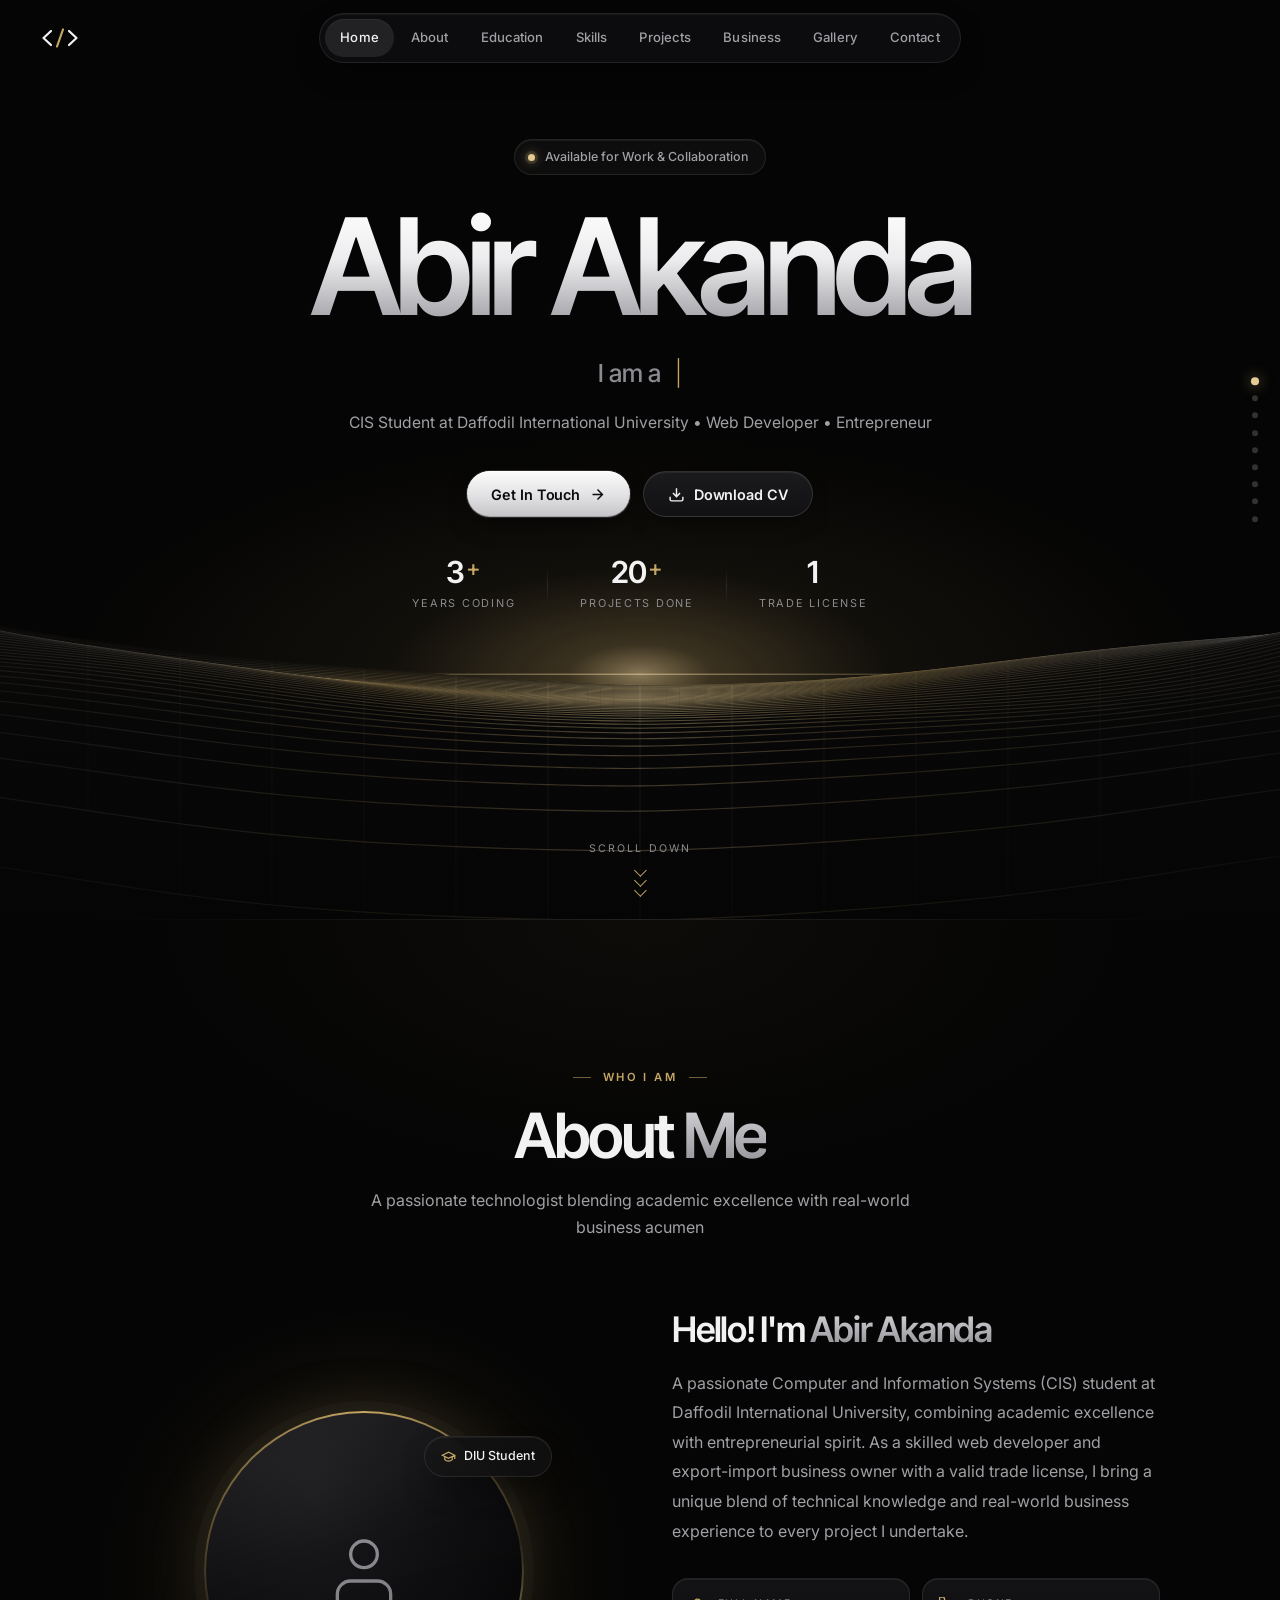
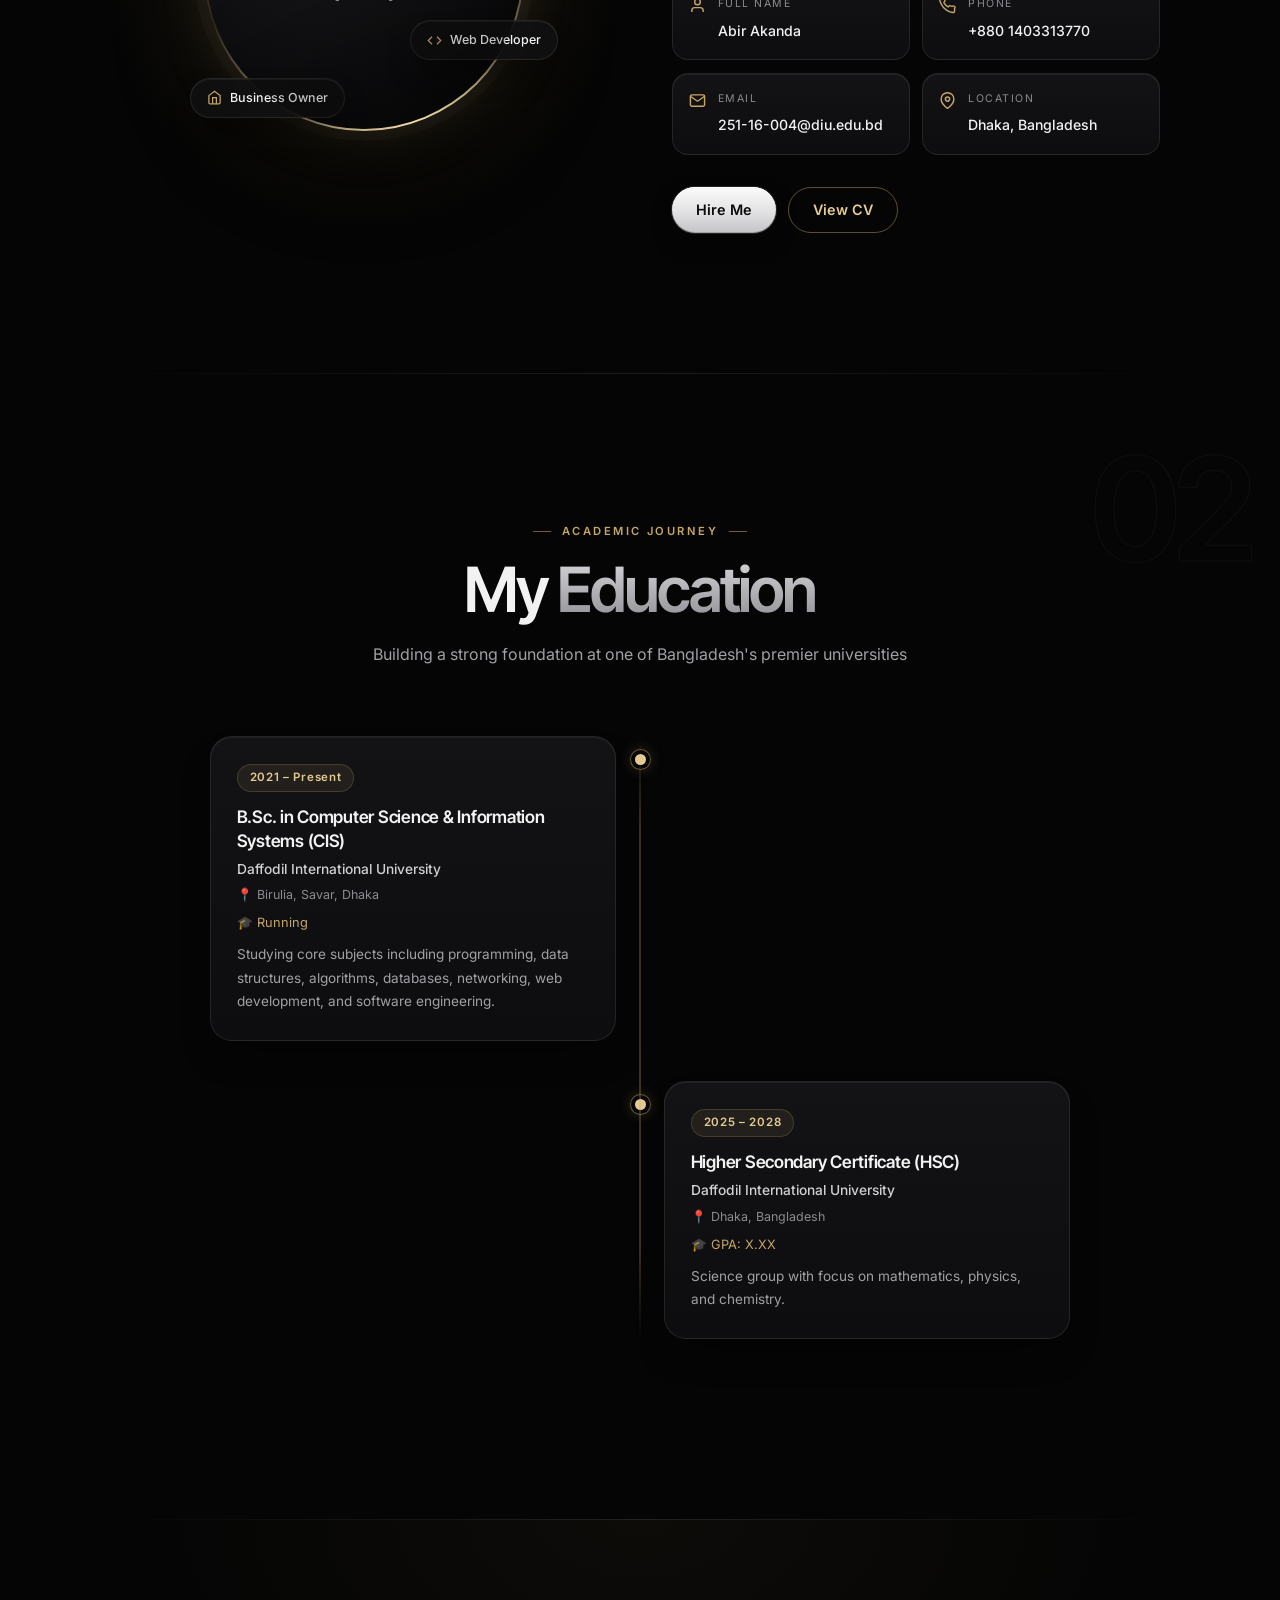
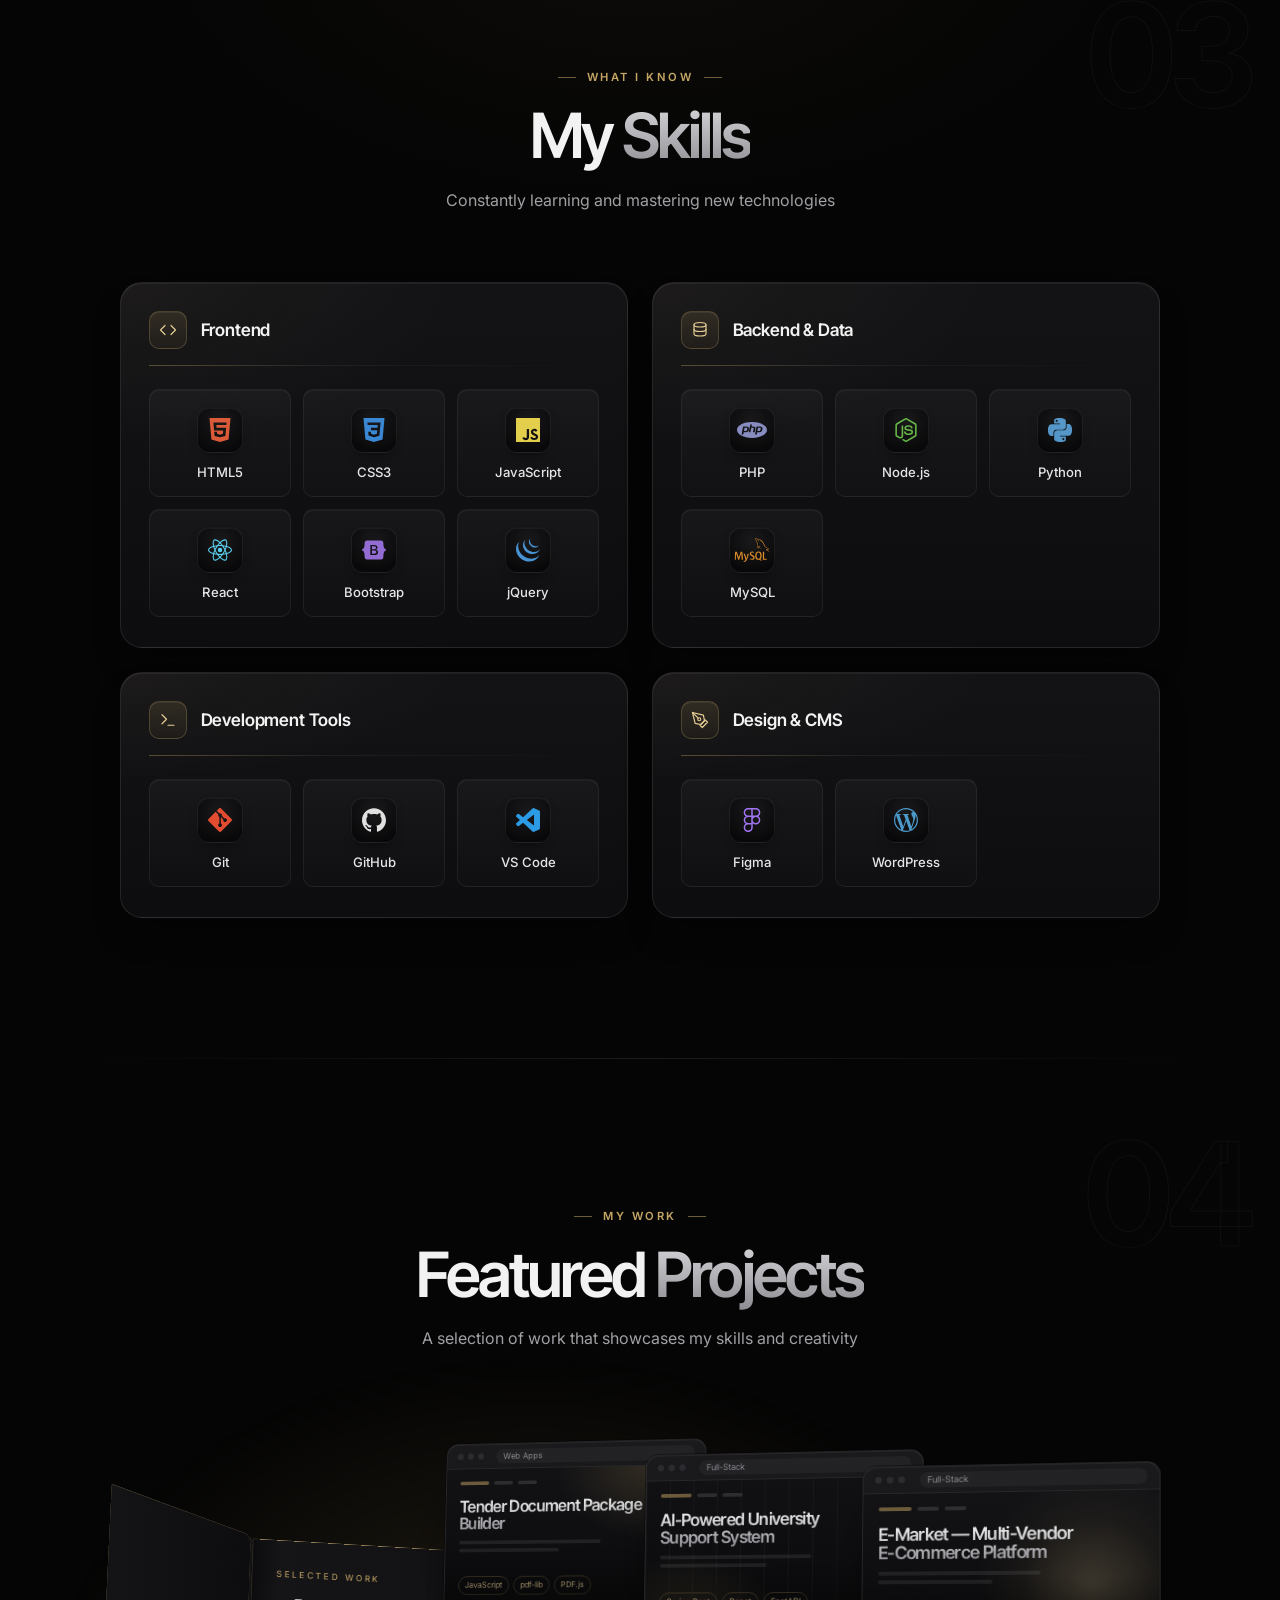
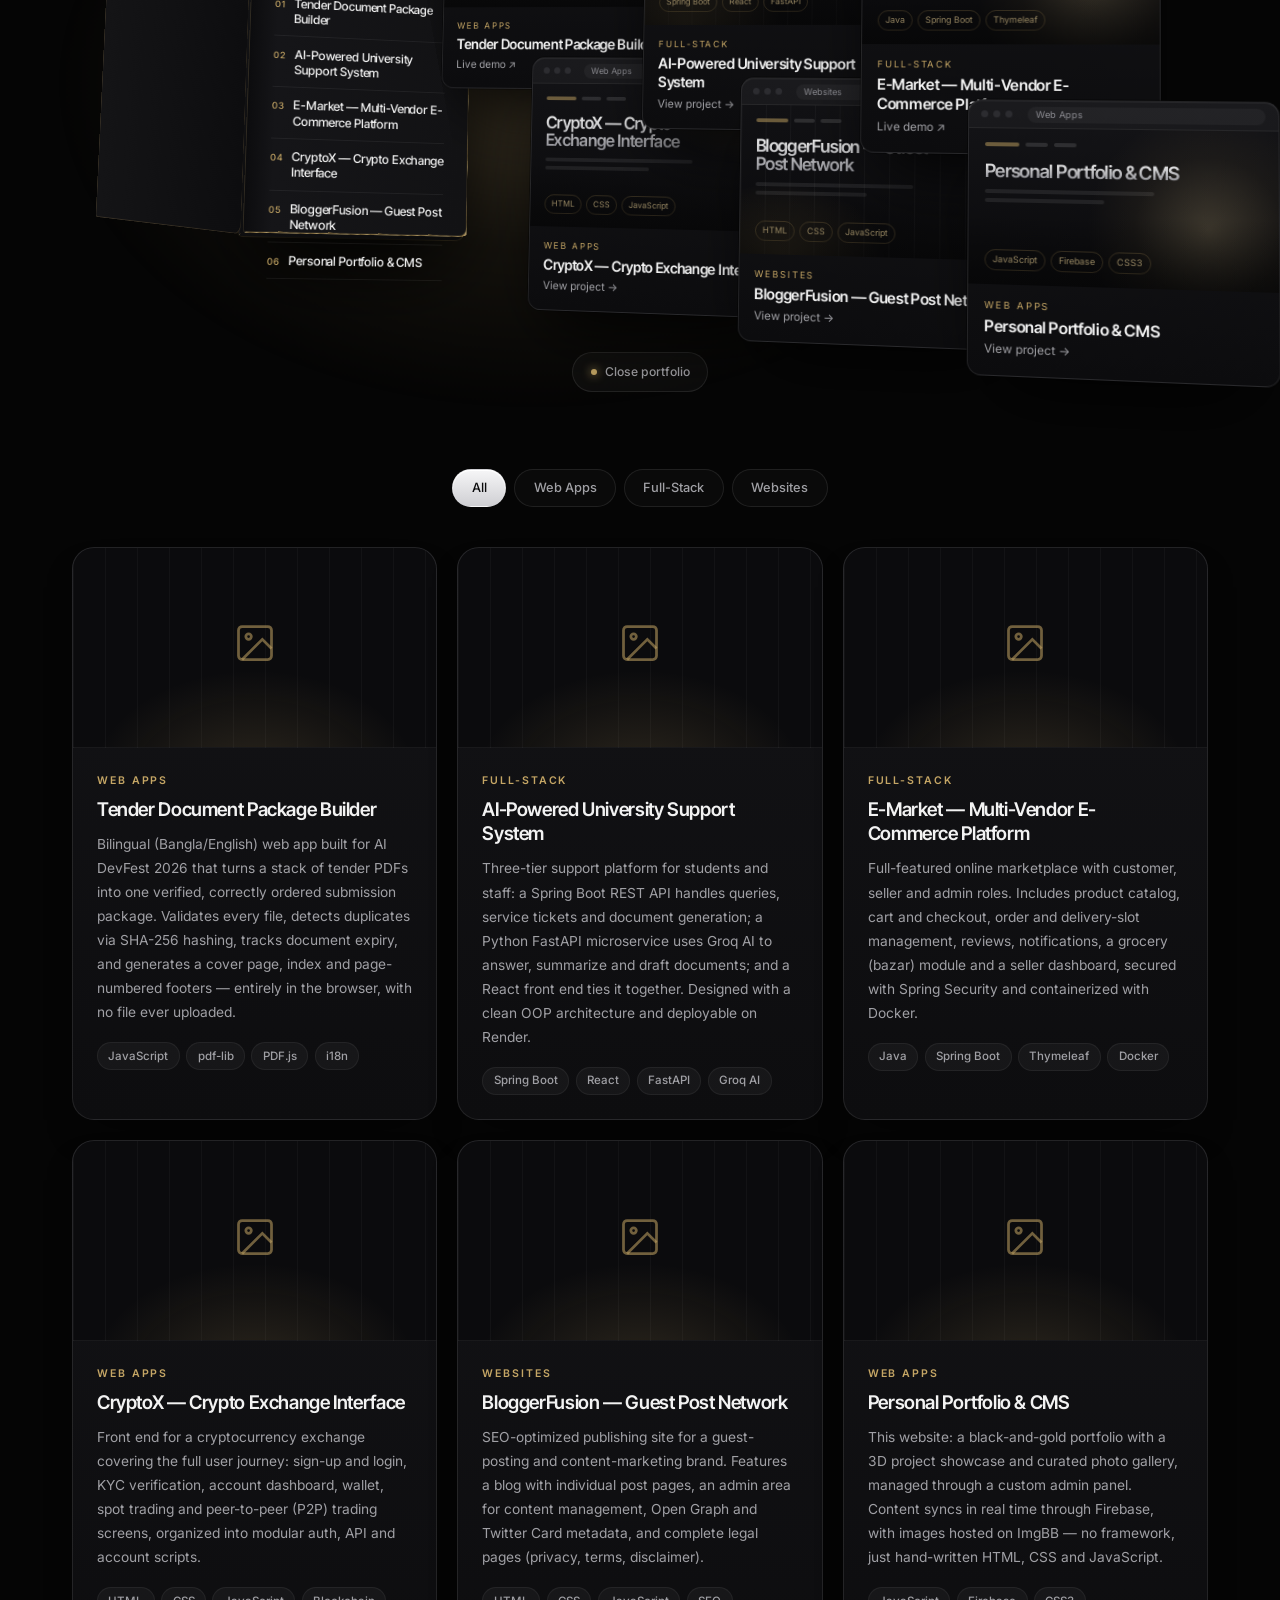
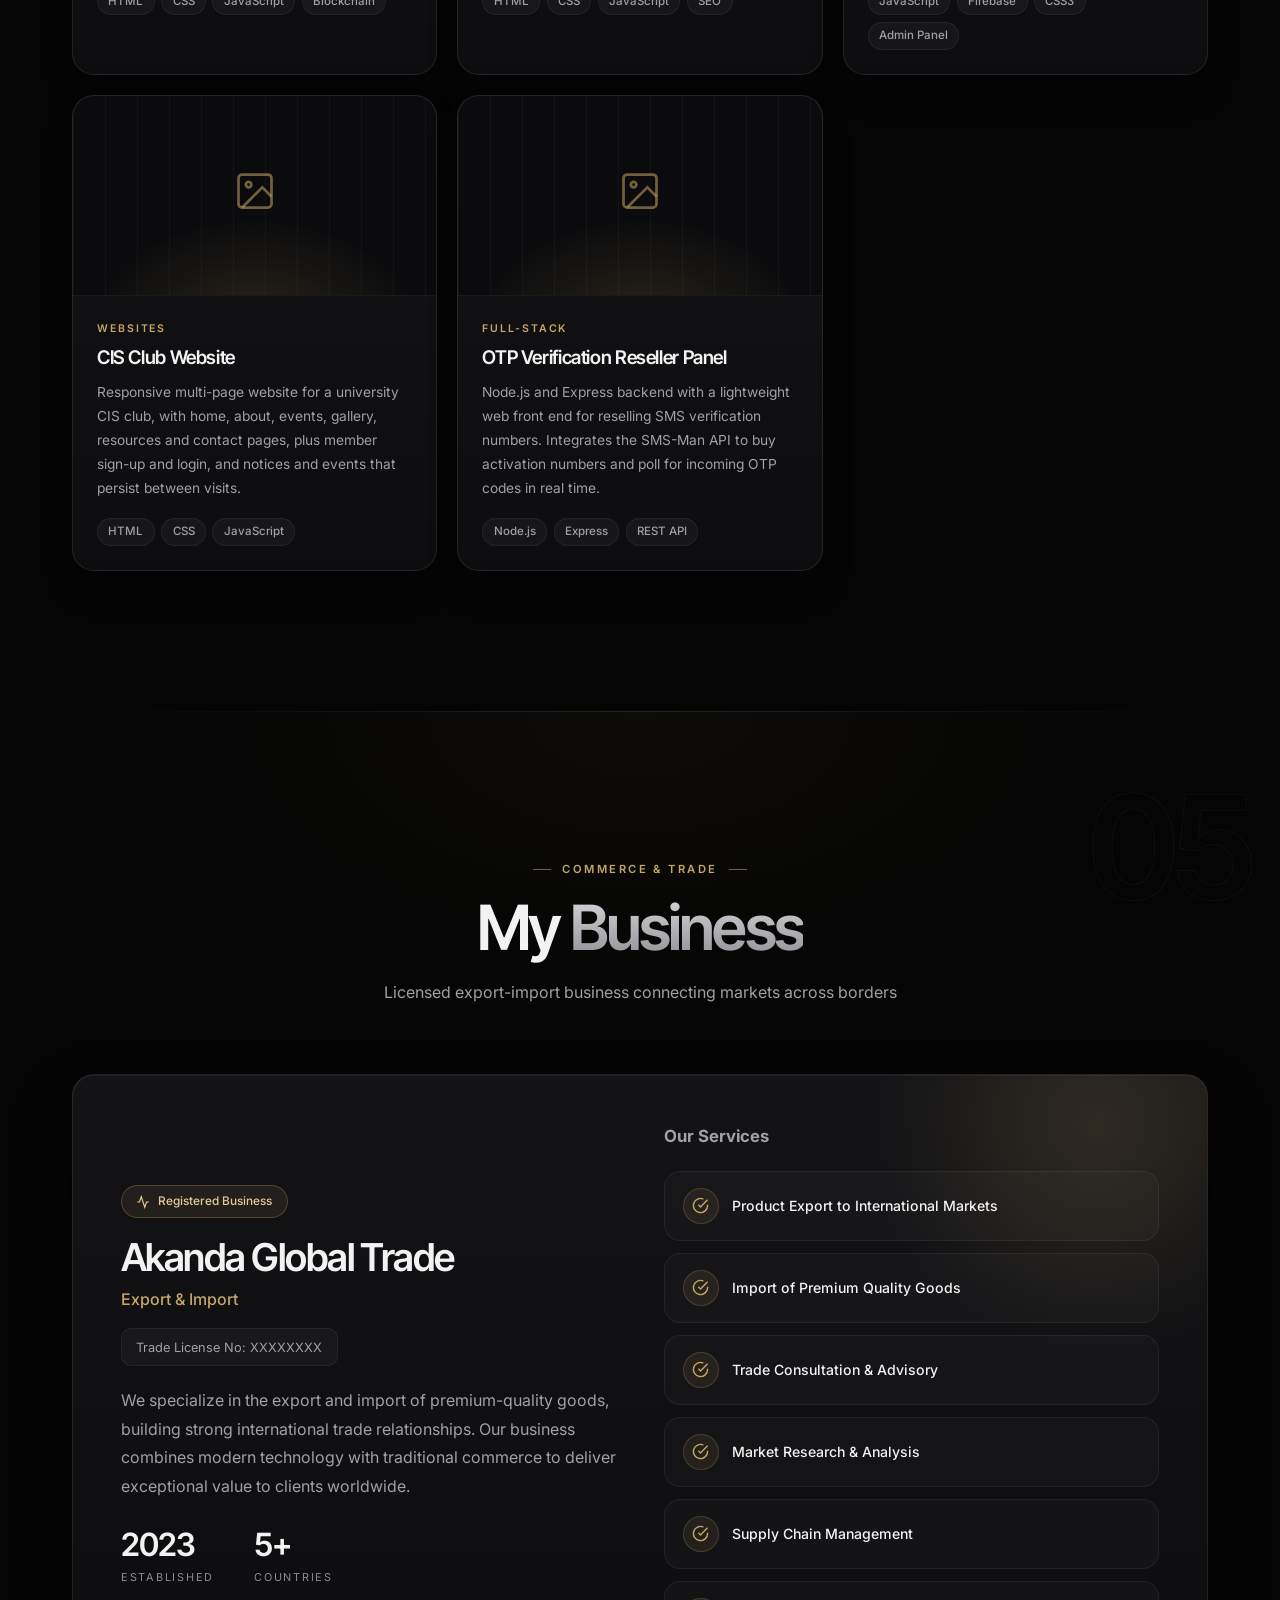
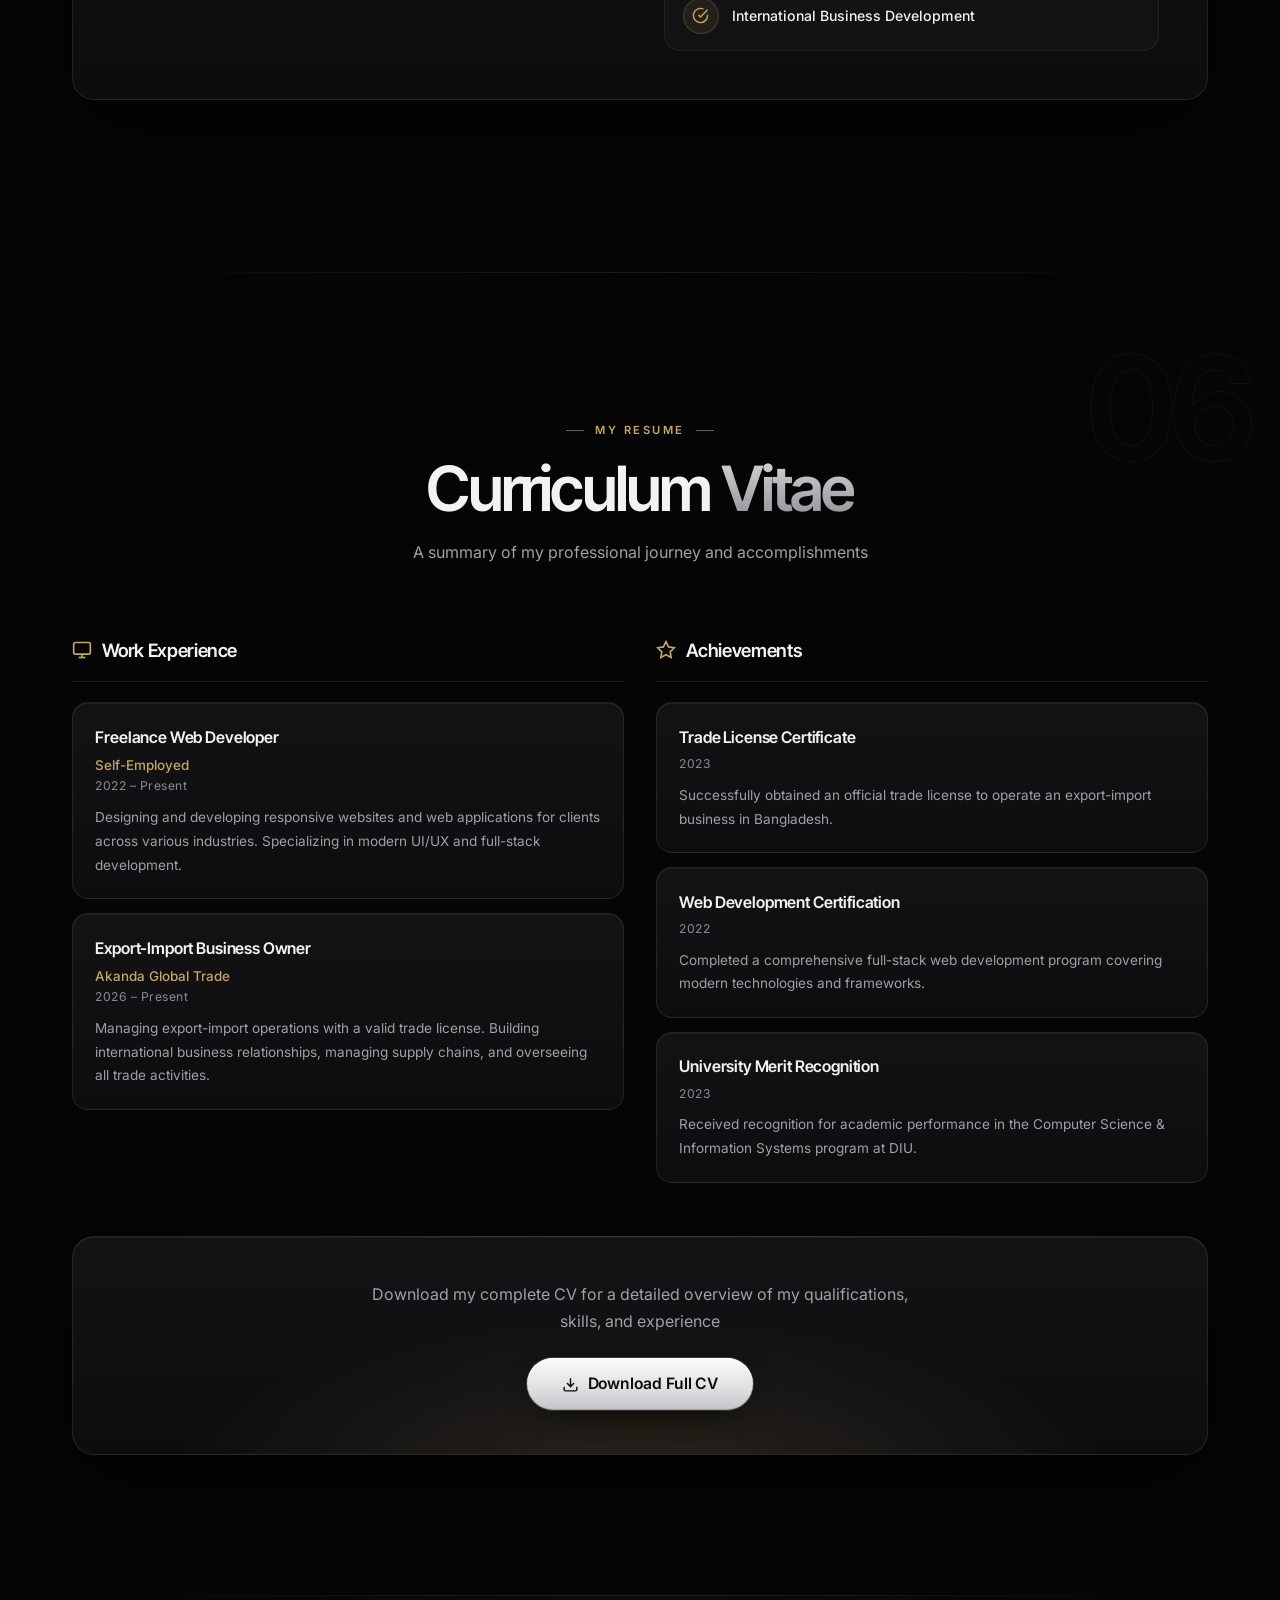
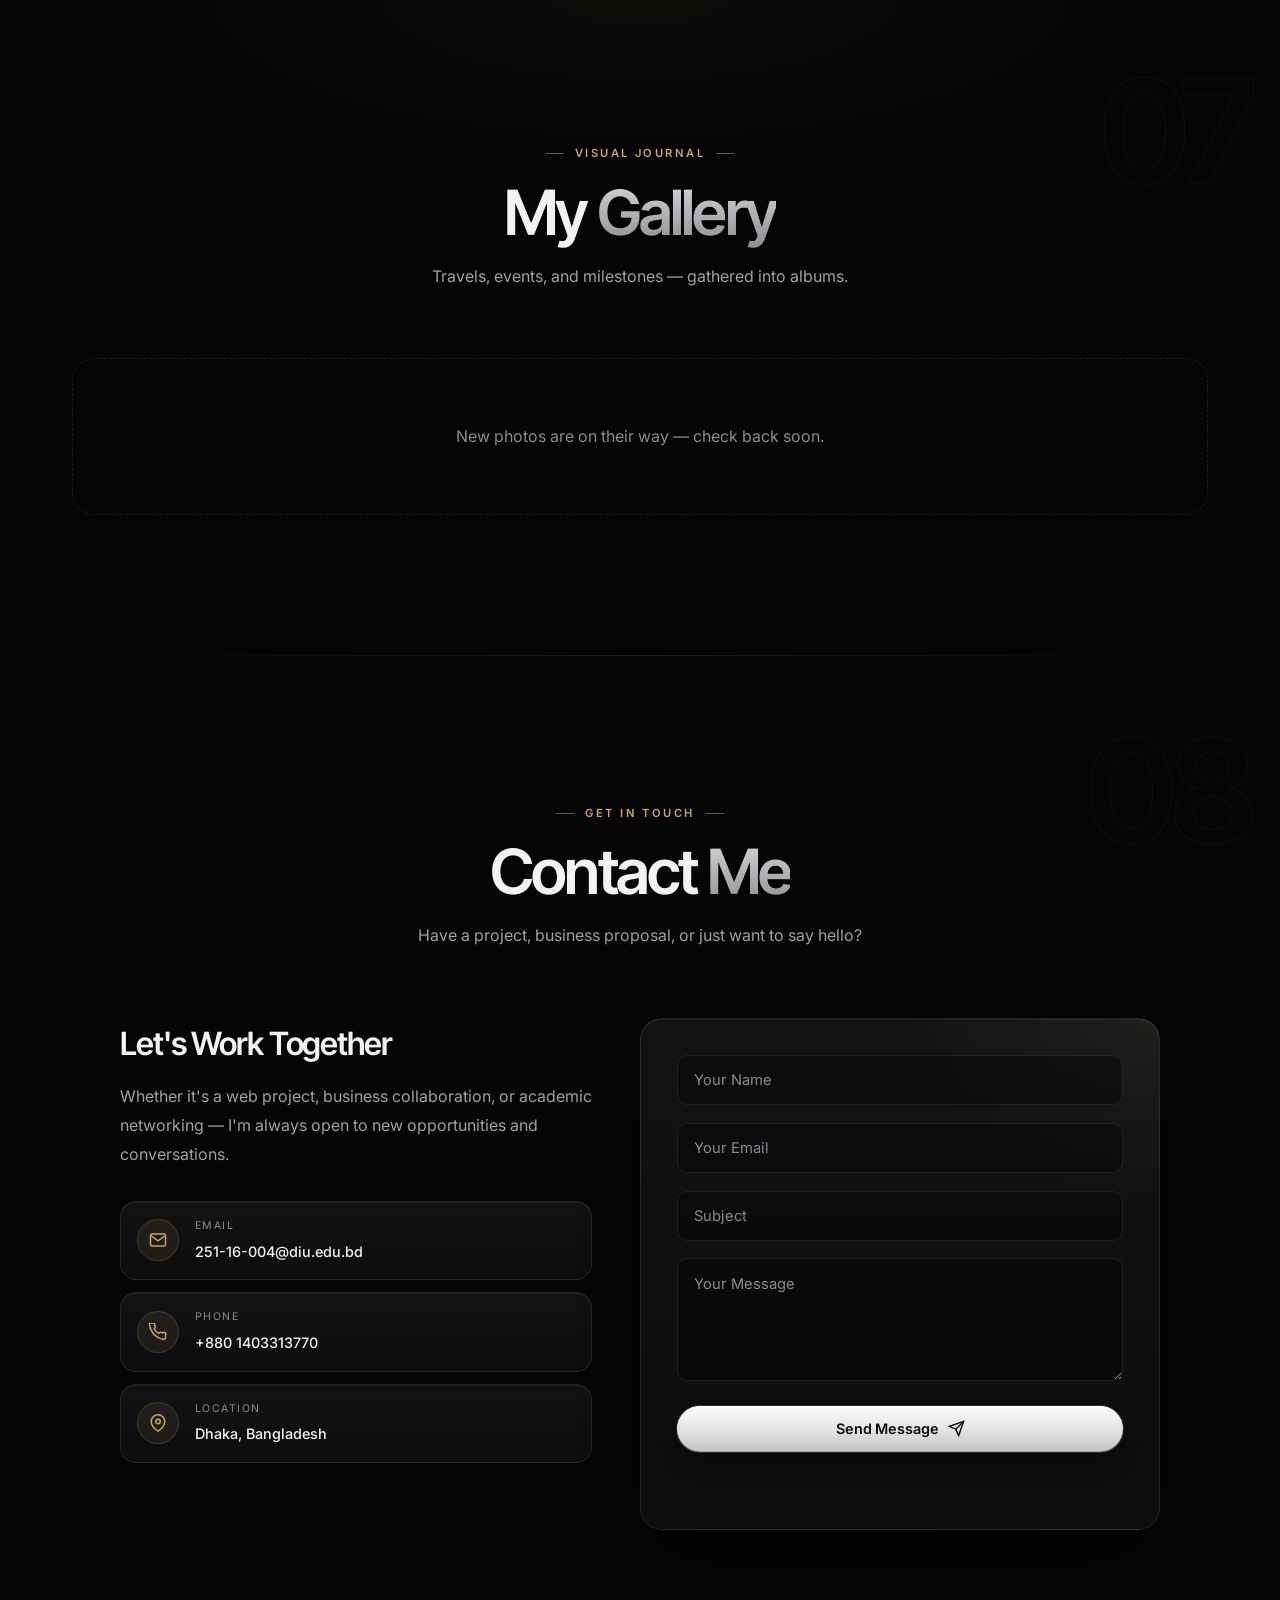
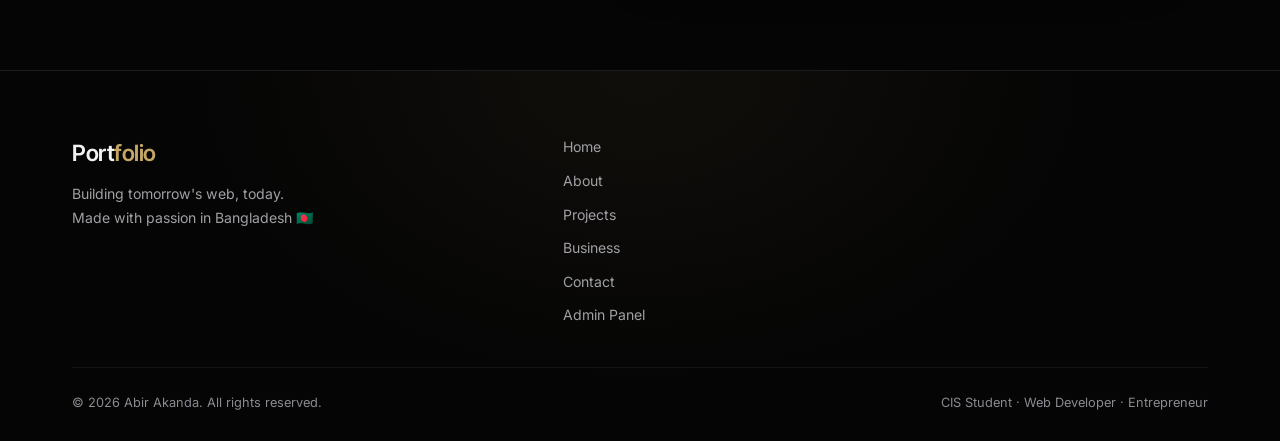
<file: index.html>
<!DOCTYPE html>
<html lang="en">
<head>
  <meta charset="UTF-8">
  <meta name="viewport" content="width=device-width, initial-scale=1.0">
  <meta name="description" content="Professional portfolio of a CIS student at Daffodil International University — Web Developer & Export-Import Business Owner.">
  <title>Portfolio — CIS Student & Web Developer</title>
  <meta name="theme-color" content="#050505">
  <meta name="color-scheme" content="dark">

  <!-- Reveal animations only hide content once JS is known to be running -->
  <script>document.documentElement.classList.add('js');</script>

  <!-- Google Fonts -->
  <link rel="preconnect" href="https://fonts.googleapis.com">
  <link rel="preconnect" href="https://fonts.gstatic.com" crossorigin>
  <link href="https://fonts.googleapis.com/css2?family=Inter:wght@300;400;500;600;700&family=Inter+Tight:wght@400;500;600;700;800&display=swap" rel="stylesheet">

  <link rel="stylesheet" href="css/style.css?v=6">
</head>
<body>

  <!-- Preloader -->
  <div id="preloader">
    <div class="loader-ring"></div>
    <div class="loader-text">Loading Portfolio...</div>
  </div>

  <!-- Custom Cursor -->
  <div class="cursor-dot"     id="cursor-dot"></div>
  <div class="cursor-outline" id="cursor-outline"></div>

  <!-- Scroll Progress Bar -->
  <div class="scroll-progress" id="scroll-progress"></div>

  <!-- Navigation Dots (right side) -->
  <nav class="nav-dots" id="nav-dots"></nav>

  <!-- ============================================================
       NAVIGATION
       ============================================================ -->
  <nav class="navbar" id="navbar">
    <div class="nav-container">
      <div class="nav-logo">
        <a href="#home" class="nav-brand" aria-label="Abir Akanda — Home">
          <svg class="nav-brand-mark" viewBox="0 0 40 24" fill="none" stroke-width="2.2" stroke-linecap="round" stroke-linejoin="round" aria-hidden="true" focusable="false">
            <path class="nav-brand-bracket" d="M11 5L3.5 12 11 19M29 5l7.5 7L29 19"/>
            <path class="nav-brand-slash" d="M23 3.5L17 20.5"/>
          </svg>
        </a>
      </div>
      <ul class="nav-menu" id="nav-menu">
        <li><a href="#home"      class="nav-link active">Home</a></li>
        <li><a href="#about"     class="nav-link">About</a></li>
        <li><a href="#education" class="nav-link">Education</a></li>
        <li><a href="#skills"    class="nav-link">Skills</a></li>
        <li><a href="#projects"  class="nav-link">Projects</a></li>
        <li><a href="#business"  class="nav-link">Business</a></li>
        <li><a href="#gallery"   class="nav-link">Gallery</a></li>
        <li><a href="#contact"   class="nav-link">Contact</a></li>
        <!-- <li><a href="admin.html" class="nav-link admin-link">⚙ Admin</a></li> -->
      </ul>
      <button type="button" class="nav-toggle" id="nav-toggle" aria-label="Toggle menu" aria-controls="nav-menu" aria-expanded="false">
        <span></span><span></span><span></span>
      </button>
    </div>
  </nav>

  <!-- ============================================================
       HERO SECTION
       ============================================================ -->
  <section id="home" class="hero">
    <!-- Decorative wireframe landscape (canvas), with a static CSS fallback -->
    <div class="hero-scene" aria-hidden="true">
      <div class="terrain-fallback"></div>
      <canvas id="terrain-canvas"></canvas>
    </div>

    <div class="hero-content">
      <div class="hero-badge">
        <span class="badge-dot"></span>
        <span>Available for Work &amp; Collaboration</span>
      </div>

      <h1 class="hero-name" id="hero-name">Your Full Name</h1>

      <div class="hero-titles">
        <span class="static-text">I am a&nbsp;</span>
        <span class="dynamic-text" id="typewriter"></span>
        <span class="cursor-blink">|</span>
      </div>

      <p class="hero-desc" id="hero-desc">
        CIS Student at Daffodil International University &nbsp;•&nbsp; Web Developer &nbsp;•&nbsp; Export-Import Business Owner
      </p>

      <div class="hero-actions">
        <a href="#contact" class="btn btn-primary">
          <span>Get In Touch</span>
          <svg viewBox="0 0 24 24" fill="none" stroke="currentColor" stroke-width="2"><path d="M5 12h14M12 5l7 7-7 7"/></svg>
        </a>
        <a href="#" class="btn btn-secondary" id="cv-download-btn">
          <svg viewBox="0 0 24 24" fill="none" stroke="currentColor" stroke-width="2"><path d="M21 15v4a2 2 0 01-2 2H5a2 2 0 01-2-2v-4M7 10l5 5 5-5M12 15V3"/></svg>
          <span>Download CV</span>
        </a>
      </div>

      <div class="hero-stats">
        <div class="stat">
          <span class="stat-num" data-count="3">0</span><span>+</span>
          <span class="stat-label">Years Coding</span>
        </div>
        <div class="stat-divider"></div>
        <div class="stat">
          <span class="stat-num" data-count="20">0</span><span>+</span>
          <span class="stat-label">Projects Done</span>
        </div>
        <div class="stat-divider"></div>
        <div class="stat">
          <span class="stat-num" data-count="1">0</span><span></span>
          <span class="stat-label">Trade License</span>
        </div>
      </div>
    </div>

    <!-- Reserves the lower band of the hero for the landscape so text never sits on the light -->
    <div class="hero-horizon" id="hero-horizon"></div>

    <div class="hero-scroll">
      <div class="scroll-indicator">
        <span>Scroll Down</span>
        <div class="scroll-arrow">
          <span></span><span></span><span></span>
        </div>
      </div>
    </div>
  </section>

  <!-- ============================================================
       ABOUT SECTION
       ============================================================ -->
  <section id="about" class="section about">
    <div class="container">
      <div class="section-header">
        <span class="section-tag">Who I Am</span>
        <h2 class="section-title">About <span class="gradient-text">Me</span></h2>
        <p class="section-desc">A passionate technologist blending academic excellence with real-world business acumen</p>
      </div>

      <div class="about-grid">
        <!-- Image Column -->
        <div class="about-image-wrap reveal-left">
          <div class="profile-ring-wrap">
            <div class="about-image" id="about-image-container">
              <div class="image-placeholder">
                <svg viewBox="0 0 24 24" fill="none" stroke="currentColor" stroke-width="1"><path d="M20 21v-2a4 4 0 00-4-4H8a4 4 0 00-4 4v2"/><circle cx="12" cy="7" r="4"/></svg>
              </div>
            </div>
          </div>
          <div class="about-decorations">
            <div class="deco-card deco-1">
              <svg viewBox="0 0 24 24" fill="none" stroke="currentColor" stroke-width="2"><path d="M22 10v6M2 10l10-5 10 5-10 5z"/><path d="M6 12v5c3 3 9 3 12 0v-5"/></svg>
              <span>DIU Student</span>
            </div>
            <div class="deco-card deco-2">
              <svg viewBox="0 0 24 24" fill="none" stroke="currentColor" stroke-width="2"><polyline points="16 18 22 12 16 6"/><polyline points="8 6 2 12 8 18"/></svg>
              <span>Web Developer</span>
            </div>
            <div class="deco-card deco-3">
              <svg viewBox="0 0 24 24" fill="none" stroke="currentColor" stroke-width="2"><path d="M3 9l9-7 9 7v11a2 2 0 01-2 2H5a2 2 0 01-2-2z"/><polyline points="9 22 9 12 15 12 15 22"/></svg>
              <span>Business Owner</span>
            </div>
          </div>
        </div>

        <!-- Content Column -->
        <div class="about-content reveal-right">
          <h3 class="about-greeting">Hello! I'm <span class="gradient-text" id="about-name">Your Name</span></h3>
          <p class="about-bio" id="about-bio">
            I am a passionate Computer and Information Systems (CIS) student at Daffodil International University,
            combining academic excellence with entrepreneurial spirit.
          </p>

          <div class="about-info-grid">
            <div class="info-item">
              <svg viewBox="0 0 24 24" fill="none" stroke="currentColor" stroke-width="2"><path d="M20 21v-2a4 4 0 00-4-4H8a4 4 0 00-4 4v2"/><circle cx="12" cy="7" r="4"/></svg>
              <div>
                <span class="info-label">Full Name</span>
                <span class="info-value" id="info-name">Your Full Name</span>
              </div>
            </div>
            <div class="info-item">
              <svg viewBox="0 0 24 24" fill="none" stroke="currentColor" stroke-width="2"><path d="M22 16.92v3a2 2 0 01-2.18 2 19.79 19.79 0 01-8.63-3.07A19.5 19.5 0 013.07 9.81 19.79 19.79 0 01.5 1.18 2 2 0 012.5.01h3a2 2 0 012 1.72c.127.96.361 1.903.7 2.81a2 2 0 01-.45 2.11L6.91 7.91a16 16 0 006 6l.91-.91a2 2 0 012.11-.45c.907.339 1.85.573 2.81.7A2 2 0 0122 15.92z"/></svg>
              <div>
                <span class="info-label">Phone</span>
                <span class="info-value" id="info-phone">+880 XXXXXXXXXX</span>
              </div>
            </div>
            <div class="info-item">
              <svg viewBox="0 0 24 24" fill="none" stroke="currentColor" stroke-width="2"><path d="M4 4h16c1.1 0 2 .9 2 2v12c0 1.1-.9 2-2 2H4c-1.1 0-2-.9-2-2V6c0-1.1.9-2 2-2z"/><polyline points="22,6 12,13 2,6"/></svg>
              <div>
                <span class="info-label">Email</span>
                <span class="info-value" id="info-email">251-16-004@diu.edu.bd</span>
              </div>
            </div>
            <div class="info-item">
              <svg viewBox="0 0 24 24" fill="none" stroke="currentColor" stroke-width="2"><path d="M21 10c0 7-9 13-9 13s-9-6-9-13a9 9 0 0118 0z"/><circle cx="12" cy="10" r="3"/></svg>
              <div>
                <span class="info-label">Location</span>
                <span class="info-value" id="info-location">Dhaka, Bangladesh</span>
              </div>
            </div>
          </div>

          <div class="about-actions">
            <a href="#contact" class="btn btn-primary">Hire Me</a>
            <a href="#"        class="btn btn-outline" id="cv-btn">View CV</a>
          </div>
        </div>
      </div>
    </div>
  </section>

  <!-- ============================================================
       EDUCATION SECTION
       ============================================================ -->
  <section id="education" class="section education" style="position:relative">
    <span class="section-number">02</span>
    <div class="container">
      <div class="section-header reveal">
        <span class="section-tag">Academic Journey</span>
        <h2 class="section-title">My <span class="gradient-text">Education</span></h2>
        <p class="section-desc">Building a strong foundation at one of Bangladesh's premier universities</p>
      </div>
      <div class="timeline" id="education-timeline">
        <!-- Dynamically rendered -->
      </div>
    </div>
  </section>

  <!-- ============================================================
       SKILLS SECTION
       ============================================================ -->
  <section id="skills" class="section skills" style="position:relative">
    <span class="section-number">03</span>
    <div class="container">
      <div class="section-header reveal">
        <span class="section-tag">What I Know</span>
        <h2 class="section-title">My <span class="gradient-text">Skills</span></h2>
        <p class="section-desc">Constantly learning and mastering new technologies</p>
      </div>
      <div class="skills-showcase" id="skills-showcase"><!-- dynamic: category cards --></div>
    </div>
  </section>

  <!-- ============================================================
       PROJECTS SECTION
       ============================================================ -->
  <section id="projects" class="section projects" style="position:relative">
    <span class="section-number">04</span>
    <div class="container">
      <div class="section-header reveal">
        <span class="section-tag">My Work</span>
        <h2 class="section-title">Featured <span class="gradient-text">Projects</span></h2>
        <p class="section-desc">A selection of work that showcases my skills and creativity</p>
      </div>

      <!-- Signature 3D showcase: a portfolio book that opens into preview panels of the real projects below -->
      <div class="showcase" id="showcase" hidden>
        <div class="showcase-stage" id="showcase-stage">
          <div class="showcase-scene" id="showcase-scene">
            <div class="showcase-light" aria-hidden="true"></div>
            <div class="book" aria-hidden="true">
              <div class="book-face book-back"></div>
              <div class="book-face book-edge book-edge-right"></div>
              <div class="book-face book-edge book-edge-bottom"></div>
              <div class="book-face book-edge book-edge-top"></div>
              <div class="book-face book-spine"><span id="book-spine-name"></span></div>
              <div class="book-face book-page">
                <span class="book-page-label">Selected Work</span>
                <ol class="book-toc" id="book-toc"></ol>
              </div>
              <div class="book-cover">
                <div class="book-cover-front">
                  <span class="book-mono" id="book-mono"></span>
                  <span class="book-kicker">Portfolio</span>
                  <span class="book-name" id="book-name"></span>
                  <span class="book-role" id="book-role"></span>
                </div>
                <div class="book-cover-inside"></div>
              </div>
            </div>
            <ul class="showcase-panels" id="showcase-panels" aria-label="Project previews"></ul>
          </div>
        </div>
        <button type="button" class="showcase-toggle" id="showcase-toggle">
          <span class="showcase-toggle-label">Open portfolio</span>
        </button>
      </div>

      <div class="projects-filter" id="projects-filter">
        <button class="filter-btn active" data-filter="all">All</button>
      </div>
      <div class="projects-grid" id="projects-grid"><!-- dynamic --></div>
    </div>
  </section>

  <!-- ============================================================
       BUSINESS SECTION
       ============================================================ -->
  <section id="business" class="section business" style="position:relative">
    <span class="section-number">05</span>
    <div class="container">
      <div class="section-header reveal">
        <span class="section-tag">Commerce &amp; Trade</span>
        <h2 class="section-title">My <span class="gradient-text">Business</span></h2>
        <p class="section-desc">Licensed export-import business connecting markets across borders</p>
      </div>
      <div id="business-content"><!-- dynamic --></div>
    </div>
  </section>

  <!-- ============================================================
       RESUME / CV SECTION
       ============================================================ -->
  <section id="resume" class="section resume" style="position:relative">
    <span class="section-number">06</span>
    <div class="container">
      <div class="section-header reveal">
        <span class="section-tag">My Resume</span>
        <h2 class="section-title">Curriculum <span class="gradient-text">Vitae</span></h2>
        <p class="section-desc">A summary of my professional journey and accomplishments</p>
      </div>

      <div class="resume-content">
        <div class="resume-grid">
          <div class="resume-col">
            <h3 class="resume-col-title">
              <svg viewBox="0 0 24 24" fill="none" stroke="currentColor" stroke-width="2"><rect x="2" y="3" width="20" height="14" rx="2"/><line x1="8" y1="21" x2="16" y2="21"/><line x1="12" y1="17" x2="12" y2="21"/></svg>
              Work Experience
            </h3>
            <div id="experience-list"><!-- dynamic --></div>
          </div>
          <div class="resume-col">
            <h3 class="resume-col-title">
              <svg viewBox="0 0 24 24" fill="none" stroke="currentColor" stroke-width="2"><polygon points="12 2 15.09 8.26 22 9.27 17 14.14 18.18 21.02 12 17.77 5.82 21.02 7 14.14 2 9.27 8.91 8.26 12 2"/></svg>
              Achievements
            </h3>
            <div id="achievements-list"><!-- dynamic --></div>
          </div>
        </div>

        <div class="resume-download reveal">
          <p>Download my complete CV for a detailed overview of my qualifications, skills, and experience</p>
          <a href="#" class="btn btn-primary btn-lg" id="download-cv">
            <svg viewBox="0 0 24 24" fill="none" stroke="currentColor" stroke-width="2"><path d="M21 15v4a2 2 0 01-2 2H5a2 2 0 01-2-2v-4M7 10l5 5 5-5M12 15V3"/></svg>
            Download Full CV
          </a>
        </div>
      </div>
    </div>
  </section>

  <!-- ============================================================
       GALLERY SECTION
       ============================================================ -->
  <section id="gallery" class="section gallery" style="position:relative">
    <span class="section-number">07</span>
    <div class="container">
      <div class="section-header reveal">
        <span class="section-tag">Visual Journal</span>
        <h2 class="section-title">My <span class="gradient-text">Gallery</span></h2>
        <p class="section-desc">Travels, events, and milestones — gathered into albums.</p>
      </div>
      <div class="gallery-app" id="gallery-app" aria-live="polite">
        <div class="gallery-empty">Loading gallery…</div>
      </div>
    </div>
  </section>

  <!-- Lightbox -->
  <div class="lightbox" id="lightbox" role="dialog" aria-modal="true" aria-labelledby="lb-title" hidden>
    <div class="lb-bar">
      <p class="lb-counter" id="lb-counter" aria-live="polite"></p>
      <div class="lb-tools">
        <button type="button" class="lb-btn" id="lb-zoom" aria-label="Zoom in" aria-pressed="false">
          <svg viewBox="0 0 24 24" fill="none" stroke="currentColor" stroke-width="1.8" aria-hidden="true"><circle cx="11" cy="11" r="7"/><path d="M21 21l-4.3-4.3M11 8v6M8 11h6" class="lb-zoom-plus"/></svg>
        </button>
        <button type="button" class="lb-btn" id="lb-close" aria-label="Close viewer">
          <svg viewBox="0 0 24 24" fill="none" stroke="currentColor" stroke-width="1.8" aria-hidden="true"><path d="M6 6l12 12M18 6L6 18"/></svg>
        </button>
      </div>
    </div>
    <div class="lb-stage" id="lb-stage">
      <img class="lb-img" id="lb-img" alt="" draggable="false">
      <div class="lb-status" id="lb-status" role="status"></div>
    </div>
    <button type="button" class="lb-btn lb-nav lb-prev" id="lb-prev" aria-label="Previous photo">
      <svg viewBox="0 0 24 24" fill="none" stroke="currentColor" stroke-width="1.8" aria-hidden="true"><path d="M15 5l-7 7 7 7"/></svg>
    </button>
    <button type="button" class="lb-btn lb-nav lb-next" id="lb-next" aria-label="Next photo">
      <svg viewBox="0 0 24 24" fill="none" stroke="currentColor" stroke-width="1.8" aria-hidden="true"><path d="M9 5l7 7-7 7"/></svg>
    </button>
    <div class="lb-info" id="lb-info">
      <h3 class="lb-title" id="lb-title"></h3>
      <p class="lb-caption" id="lb-caption"></p>
      <p class="lb-meta" id="lb-meta"></p>
      <button type="button" class="lb-more" id="lb-more" aria-expanded="false" hidden>Show full caption</button>
    </div>
  </div>

  <!-- ============================================================
       CONTACT SECTION
       ============================================================ -->
  <section id="contact" class="section contact" style="position:relative">
    <span class="section-number">08</span>
    <div class="container">
      <div class="section-header reveal">
        <span class="section-tag">Get In Touch</span>
        <h2 class="section-title">Contact <span class="gradient-text">Me</span></h2>
        <p class="section-desc">Have a project, business proposal, or just want to say hello?</p>
      </div>

      <div class="contact-grid">
        <!-- Info -->
        <div class="contact-info reveal-left">
          <h3>Let's Work Together</h3>
          <p>Whether it's a web project, business collaboration, or academic networking — I'm always open to new opportunities and conversations.</p>

          <div class="contact-items">
            <div class="contact-item">
              <div class="contact-icon">
                <svg viewBox="0 0 24 24" fill="none" stroke="currentColor" stroke-width="2"><path d="M4 4h16c1.1 0 2 .9 2 2v12c0 1.1-.9 2-2 2H4c-1.1 0-2-.9-2-2V6c0-1.1.9-2 2-2z"/><polyline points="22,6 12,13 2,6"/></svg>
              </div>
              <div>
                <span class="contact-label">Email</span>
                <span class="contact-value" id="contact-email">251-16-004@diu.edu.bd</span>
              </div>
            </div>
            <div class="contact-item">
              <div class="contact-icon">
                <svg viewBox="0 0 24 24" fill="none" stroke="currentColor" stroke-width="2"><path d="M22 16.92v3a2 2 0 01-2.18 2 19.79 19.79 0 01-8.63-3.07A19.5 19.5 0 013.07 9.81 19.79 19.79 0 01.5 1.18 2 2 0 012.5.01h3a2 2 0 012 1.72c.127.96.361 1.903.7 2.81a2 2 0 01-.45 2.11L6.91 7.91a16 16 0 006 6l.91-.91a2 2 0 012.11-.45c.907.339 1.85.573 2.81.7A2 2 0 0122 15.92z"/></svg>
              </div>
              <div>
                <span class="contact-label">Phone</span>
                <span class="contact-value" id="contact-phone">+880 XXXXXXXXXX</span>
              </div>
            </div>
            <div class="contact-item">
              <div class="contact-icon">
                <svg viewBox="0 0 24 24" fill="none" stroke="currentColor" stroke-width="2"><path d="M21 10c0 7-9 13-9 13s-9-6-9-13a9 9 0 0118 0z"/><circle cx="12" cy="10" r="3"/></svg>
              </div>
              <div>
                <span class="contact-label">Location</span>
                <span class="contact-value" id="contact-location">Dhaka, Bangladesh</span>
              </div>
            </div>
          </div>
        </div>

        <!-- Form -->
        <div class="contact-form-wrap reveal-right">
          <form class="contact-form" id="contact-form" novalidate>
            <div class="form-group">
              <input type="text"  id="msg-name"    placeholder="Your Name"  required>
              <label for="msg-name">Your Name</label>
            </div>
            <div class="form-group">
              <input type="email" id="msg-email"   placeholder="Your Email" required>
              <label for="msg-email">Your Email</label>
            </div>
            <div class="form-group">
              <input type="text"  id="msg-subject" placeholder="Subject">
              <label for="msg-subject">Subject</label>
            </div>
            <div class="form-group">
              <textarea id="msg-message" placeholder="Your Message" rows="5" required></textarea>
              <label for="msg-message">Your Message</label>
            </div>
            <button type="submit" class="btn btn-primary btn-full">
              <span>Send Message</span>
              <svg viewBox="0 0 24 24" fill="none" stroke="currentColor" stroke-width="2"><line x1="22" y1="2" x2="11" y2="13"/><polygon points="22 2 15 22 11 13 2 9 22 2"/></svg>
            </button>
            <div class="form-status" id="form-status"></div>
          </form>
        </div>
      </div>
    </div>
  </section>

  <!-- ============================================================
       FOOTER
       ============================================================ -->
  <footer class="footer">
    <div class="container">
      <div class="footer-content">
        <div class="footer-brand">
          <span class="logo-text">Port<span class="accent">folio</span></span>
          <p>Building tomorrow's web, today.<br>Made with passion in Bangladesh 🇧🇩</p>
        </div>
        <div class="footer-links">
          <a href="#home">Home</a>
          <a href="#about">About</a>
          <a href="#projects">Projects</a>
          <a href="#business">Business</a>
          <a href="#contact">Contact</a>
          <a href="admin.html">Admin Panel</a>
        </div>
        <div id="footer-social"></div>
      </div>
      <div class="footer-bottom">
        <p>&copy; <span id="year"></span> <span id="footer-name">Your Name</span>. All rights reserved.</p>
        <p>CIS Student · Web Developer · Entrepreneur</p>
      </div>
    </div>
  </footer>

  <!-- Back to Top -->
  <button id="back-to-top" aria-label="Back to top">
    <svg viewBox="0 0 24 24" fill="none" stroke="currentColor" stroke-width="2"><path d="M18 15l-6-6-6 6"/></svg>
  </button>

  <!-- Toast Notification -->
  <div class="toast" id="toast">
    <div class="toast-content">
      <span class="toast-icon">✓</span>
      <span class="toast-msg" id="toast-msg">Message sent!</span>
    </div>
  </div>

  <!-- Scripts -->
  <script src="js/data.js?v=6"></script>
  <script src="js/tech-icons.js?v=1"></script>
  <script src="js/main.js?v=8"></script>
</body>
</html>
</file>
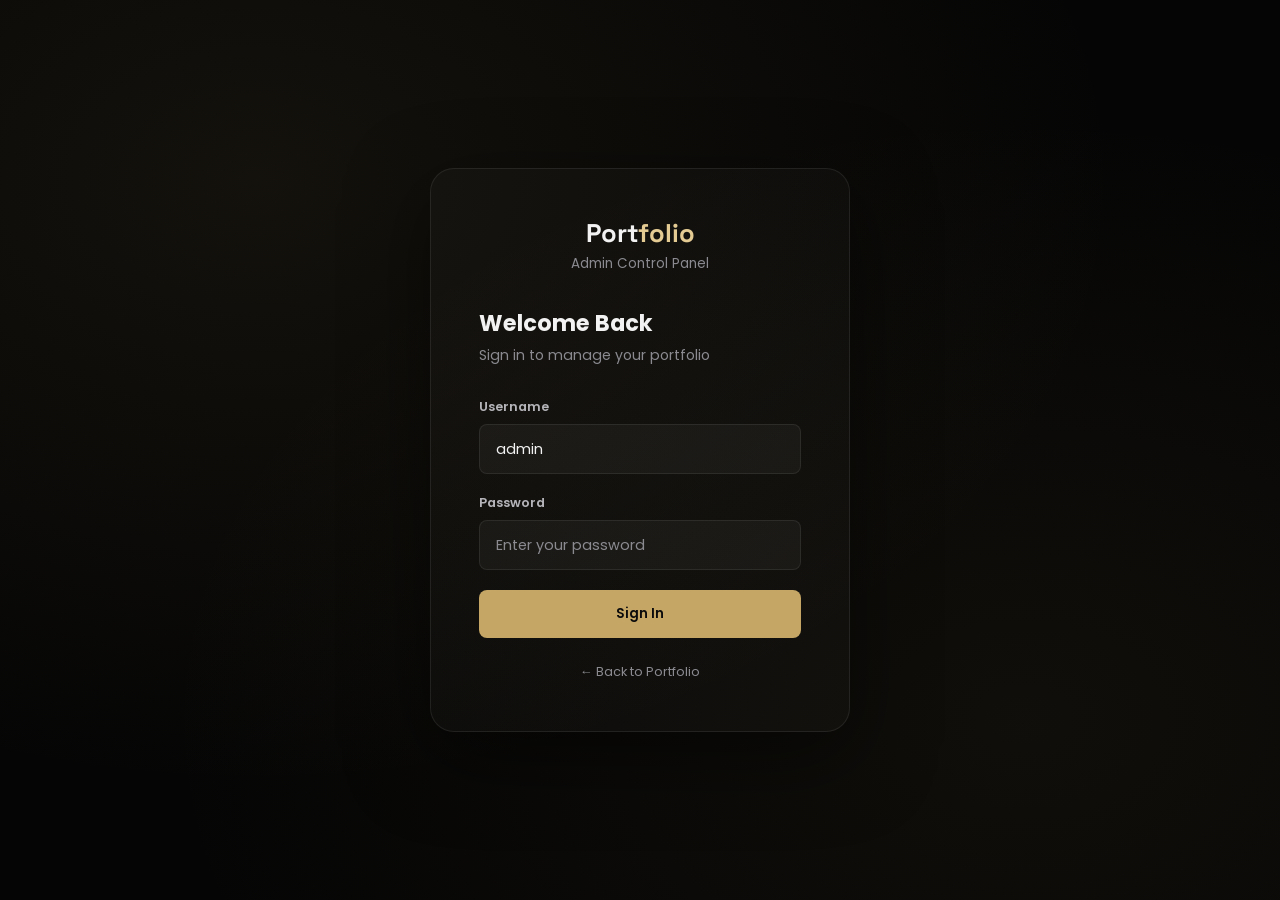
<file: admin.html>
<!DOCTYPE html>
<html lang="en">
<head>
  <meta charset="UTF-8">
  <meta name="viewport" content="width=device-width, initial-scale=1.0">
  <title>Admin Panel — Portfolio</title>
  <link rel="preconnect" href="https://fonts.googleapis.com">
  <link rel="preconnect" href="https://fonts.gstatic.com" crossorigin>
  <link href="https://fonts.googleapis.com/css2?family=Poppins:wght@300;400;500;600;700&family=Space+Grotesk:wght@500;600;700&display=swap" rel="stylesheet">
  <link rel="stylesheet" href="css/admin.css?v=3">
</head>
<body>

  <!-- ============================================================
       LOGIN SCREEN
       ============================================================ -->
  <div id="login-screen">
    <div class="login-box">
      <div class="login-logo">
        <div class="logo-text">Port<span class="accent">folio</span></div>
        <p>Admin Control Panel</p>
      </div>
      <h2 class="login-title">Welcome Back</h2>
      <p class="login-sub">Sign in to manage your portfolio</p>
      <div class="login-error" id="login-error">Invalid credentials. Please try again.</div>
      <form id="login-form">
        <div class="adm-form-group">
          <label>Username</label>
          <input id="login-user" type="text" value="admin" placeholder="admin" autocomplete="username" required>
        </div>
        <div class="adm-form-group">
          <label>Password</label>
          <input id="login-pass" type="password" placeholder="Enter your password" autocomplete="current-password" required>
        </div>
        <button type="submit" class="adm-btn adm-btn-primary" style="width:100%;justify-content:center;padding:.85rem">
          Sign In
        </button>
      </form>
    
      <div style="text-align:center;margin-top:1.25rem">
        <a href="index.html" style="font-size:.8rem;color:var(--text3);transition:var(--t)"
           onmouseover="this.style.color='var(--primary-l)'"
           onmouseout="this.style.color='var(--text3)'">
          ← Back to Portfolio
        </a>
      </div>
    </div>
  </div>

  <!-- ============================================================
       ADMIN APP
       ============================================================ -->
  <div id="admin-app">

    <!-- Sidebar -->
    <aside class="adm-sidebar" id="adm-sidebar">
      <div class="sidebar-header">
        <div class="sidebar-logo">Port<span class="accent">folio</span> <span style="font-size:.7rem;color:var(--text3);font-weight:400">Admin</span></div>
        <button id="sidebar-close" aria-label="Close sidebar">
          <svg viewBox="0 0 24 24" fill="none" stroke="currentColor" stroke-width="2"><line x1="18" y1="6" x2="6" y2="18"/><line x1="6" y1="6" x2="18" y2="18"/></svg>
        </button>
      </div>

      <nav class="sidebar-nav">
        <div class="sidebar-section">Overview</div>
        <button class="sidebar-item active" data-tab="dashboard">
          <svg viewBox="0 0 24 24" fill="none" stroke="currentColor" stroke-width="2"><rect x="3" y="3" width="7" height="7"/><rect x="14" y="3" width="7" height="7"/><rect x="14" y="14" width="7" height="7"/><rect x="3" y="14" width="7" height="7"/></svg>
          Dashboard
        </button>

        <div class="sidebar-section">Profile</div>
        <button class="sidebar-item" data-tab="profile">
          <svg viewBox="0 0 24 24" fill="none" stroke="currentColor" stroke-width="2"><path d="M20 21v-2a4 4 0 00-4-4H8a4 4 0 00-4 4v2"/><circle cx="12" cy="7" r="4"/></svg>
          My Profile
        </button>
        <button class="sidebar-item" data-tab="education">
          <svg viewBox="0 0 24 24" fill="none" stroke="currentColor" stroke-width="2"><path d="M22 10v6M2 10l10-5 10 5-10 5z"/><path d="M6 12v5c3 3 9 3 12 0v-5"/></svg>
          Education
        </button>
        <button class="sidebar-item" data-tab="skills">
          <svg viewBox="0 0 24 24" fill="none" stroke="currentColor" stroke-width="2"><polygon points="12 2 15.09 8.26 22 9.27 17 14.14 18.18 21.02 12 17.77 5.82 21.02 7 14.14 2 9.27 8.91 8.26 12 2"/></svg>
          Skills & Tech
        </button>
        <button class="sidebar-item" data-tab="experience">
          <svg viewBox="0 0 24 24" fill="none" stroke="currentColor" stroke-width="2"><rect x="2" y="3" width="20" height="14" rx="2"/><line x1="8" y1="21" x2="16" y2="21"/><line x1="12" y1="17" x2="12" y2="21"/></svg>
          Experience &amp; Awards
        </button>

        <div class="sidebar-section">Content</div>
        <button class="sidebar-item" data-tab="projects">
          <svg viewBox="0 0 24 24" fill="none" stroke="currentColor" stroke-width="2"><polyline points="16 18 22 12 16 6"/><polyline points="8 6 2 12 8 18"/></svg>
          Projects
        </button>
        <button class="sidebar-item" data-tab="business">
          <svg viewBox="0 0 24 24" fill="none" stroke="currentColor" stroke-width="2"><path d="M3 9l9-7 9 7v11a2 2 0 01-2 2H5a2 2 0 01-2-2z"/><polyline points="9 22 9 12 15 12 15 22"/></svg>
          Business
        </button>
        <button class="sidebar-item" data-tab="gallery">
          <svg viewBox="0 0 24 24" fill="none" stroke="currentColor" stroke-width="2"><rect x="3" y="3" width="18" height="18" rx="2"/><circle cx="8.5" cy="8.5" r="1.5"/><polyline points="21 15 16 10 5 21"/></svg>
          Gallery
        </button>

        <div class="sidebar-section">Communication</div>
        <button class="sidebar-item" data-tab="messages">
          <svg viewBox="0 0 24 24" fill="none" stroke="currentColor" stroke-width="2"><path d="M4 4h16c1.1 0 2 .9 2 2v12c0 1.1-.9 2-2 2H4c-1.1 0-2-.9-2-2V6c0-1.1.9-2 2-2z"/><polyline points="22,6 12,13 2,6"/></svg>
          Messages
          <span class="sidebar-badge" style="display:none">0</span>
        </button>
        <button class="sidebar-item" data-tab="social">
          <svg viewBox="0 0 24 24" fill="none" stroke="currentColor" stroke-width="2"><circle cx="18" cy="5" r="3"/><circle cx="6" cy="12" r="3"/><circle cx="18" cy="19" r="3"/><line x1="8.59" y1="13.51" x2="15.42" y2="17.49"/><line x1="15.41" y1="6.51" x2="8.59" y2="10.49"/></svg>
          Social Media
        </button>

        <div class="sidebar-section">System</div>
        <button class="sidebar-item" data-tab="settings">
          <svg viewBox="0 0 24 24" fill="none" stroke="currentColor" stroke-width="2"><circle cx="12" cy="12" r="3"/><path d="M19.07 4.93a10 10 0 00-14.14 0m14.14 14.14a10 10 0 01-14.14 0M4.93 4.93a10 10 0 000 14.14m14.14-14.14a10 10 0 010 14.14"/></svg>
          Settings
        </button>
      </nav>

      <div class="sidebar-footer">
        <div class="sidebar-user">
          <div class="sidebar-avatar">A</div>
          <div>
            <div class="sidebar-username">Admin</div>
            <span class="sidebar-role">Portfolio Owner</span>
          </div>
        </div>
        <button class="sidebar-logout" id="logout-btn">Sign Out</button>
      </div>
    </aside>

    <!-- Main Content Area -->
    <main class="adm-main">
      <!-- Topbar -->
      <div class="adm-topbar">
        <div style="display:flex;align-items:center;gap:.75rem">
          <button id="mobile-menu-btn" aria-label="Open menu">
            <svg viewBox="0 0 24 24" fill="none" stroke="currentColor" stroke-width="2"><line x1="3" y1="12" x2="21" y2="12"/><line x1="3" y1="6" x2="21" y2="6"/><line x1="3" y1="18" x2="21" y2="18"/></svg>
          </button>
          <span class="adm-topbar-title" id="topbar-title">Dashboard</span>
        </div>
        <div class="adm-topbar-right">
          <a href="index.html" target="_blank" class="adm-view-btn">
            <svg viewBox="0 0 24 24" fill="none" stroke="currentColor" stroke-width="2"><path d="M18 13v6a2 2 0 01-2 2H5a2 2 0 01-2-2V8a2 2 0 012-2h6"/><polyline points="15 3 21 3 21 9"/><line x1="10" y1="14" x2="21" y2="3"/></svg>
            View Portfolio
          </a>
        </div>
      </div>

      <!-- Dynamic Content -->
      <div class="adm-content" id="adm-content">
        <!-- Tabs render here -->
      </div>
    </main>
  </div>

  <!-- Scripts -->
  <script src="js/data.js?v=6"></script>
  <script src="js/admin.js?v=7"></script>
</body>
</html>
</file>
<file: css/style.css>
/* ============================================================
   style.css — Main Portfolio Styles
   Black / charcoal surfaces, champagne-gold light, oversized type.
   ============================================================ */

/* ---------- Reset & Base ---------- */
*,*::before,*::after{box-sizing:border-box;margin:0;padding:0}
html{scroll-behavior:smooth;overflow-x:hidden;-webkit-text-size-adjust:100%}
body{
  font-family:'Inter',system-ui,-apple-system,'Segoe UI',sans-serif;
  background:var(--bg);
  color:var(--text);
  overflow-x:hidden;
  line-height:1.65;
  -webkit-font-smoothing:antialiased;
  -moz-osx-font-smoothing:grayscale;
}
a{text-decoration:none;color:inherit}
img{max-width:100%;display:block}
ul,ol{list-style:none}
button{cursor:pointer;border:none;background:none;font-family:inherit;color:inherit}
input,textarea,select{font-family:inherit}
svg{flex-shrink:0}
::selection{background:rgba(197,166,101,.35);color:#fff}

/* ---------- Design Tokens ---------- */
:root{
  --bg:         #050505;
  --bg2:        #08080a;
  --bg3:        #161619;
  --surface:    #101012;
  --surface-2:  #141417;
  --card:       linear-gradient(180deg,#131316 0%,#0d0d0f 100%);
  --card-h:     linear-gradient(180deg,#17171a 0%,#0f0f11 100%);
  --border:     rgba(255,255,255,0.09);
  --border-s:   rgba(255,255,255,0.06);
  --border-h:   rgba(197,166,101,0.42);
  --gold:       #C5A665;
  --gold-l:     #E4CB93;
  --gold-d:     #8C7442;
  --gold-bg:    rgba(197,166,101,0.09);
  --success:    #7fc99a;
  --danger:     #e5807a;
  --text:       #F2F2F2;
  --text2:      #A0A0A5;
  --text3:      #8A8A90;
  --radius:     16px;
  --radius-lg:  22px;
  --radius-sm:  10px;
  --radius-xs:  6px;
  --radius-full:9999px;
  --shadow:     0 20px 40px -20px rgba(0,0,0,.7);
  --shadow-lg:  0 30px 70px -20px rgba(0,0,0,.85);
  --edge:       inset 0 1px 0 rgba(255,255,255,.055);
  --glow:       0 0 0 1px rgba(197,166,101,.18),0 24px 60px -24px rgba(197,166,101,.28);
  --t:          0.35s cubic-bezier(.2,.7,.2,1);
  --nav-h:      76px;
  --display:    'Inter Tight','Inter',system-ui,sans-serif;
}

/* ---------- Focus ---------- */
:focus-visible{outline:2px solid var(--gold-l);outline-offset:3px}
[tabindex="-1"]:focus:not(:focus-visible){outline:none}

/* ---------- Scrollbar ---------- */
::-webkit-scrollbar{width:8px}
::-webkit-scrollbar-track{background:var(--bg)}
::-webkit-scrollbar-thumb{background:#2a2a2e;border-radius:99px;border:2px solid var(--bg)}
::-webkit-scrollbar-thumb:hover{background:var(--gold-d)}

/* ---------- Cursor follower (native cursor stays visible) ---------- */
.cursor-dot{display:none}
.cursor-outline{
  position:fixed;width:30px;height:30px;border:1px solid rgba(197,166,101,.45);
  border-radius:50%;pointer-events:none;z-index:9998;
  transform:translate(-50%,-50%);transition:width .25s,height .25s,border-color .25s,background-color .25s;
}
.cursor-outline{visibility:hidden}
body.cursor-ready .cursor-outline{visibility:visible}
.cursor-outline.active{width:48px;height:48px;border-color:rgba(228,203,147,.7);background:rgba(197,166,101,.06)}

/* ---------- Scroll Progress ---------- */
.scroll-progress{
  position:fixed;top:0;left:0;height:2px;width:0;
  background:linear-gradient(90deg,transparent,var(--gold) 40%,var(--gold-l));
  z-index:9997;transition:width .05s linear;
}

/* ---------- Preloader ---------- */
#preloader{
  position:fixed;inset:0;background:var(--bg);z-index:9996;
  display:flex;align-items:center;justify-content:center;
  flex-direction:column;gap:18px;
  transition:opacity .45s ease,visibility .45s ease;
}
#preloader.hidden{opacity:0;visibility:hidden}
.loader-ring{
  width:44px;height:44px;border:1px solid var(--border);
  border-top-color:var(--gold);border-radius:50%;
  animation:spin 1s linear infinite;
}
.loader-text{font-size:.72rem;color:var(--text3);letter-spacing:.24em;text-transform:uppercase}
@keyframes spin{to{transform:rotate(360deg)}}

/* ---------- Navigation ---------- */
.navbar{
  position:fixed;top:0;left:0;right:0;z-index:999;
  height:var(--nav-h);padding:0 1.5rem;
  display:flex;align-items:center;
  pointer-events:none;
}
.navbar::before{
  content:'';position:absolute;inset:0 0 -24px;z-index:-1;pointer-events:none;
  background:linear-gradient(180deg,rgba(5,5,5,.92),rgba(5,5,5,.6) 55%,transparent);
  opacity:0;transition:opacity var(--t);
}
.navbar.scrolled::before{opacity:1}
.nav-container{
  max-width:1200px;width:100%;margin:0 auto;
  display:grid;grid-template-columns:minmax(max-content,1fr) auto minmax(0,1fr);
  align-items:center;gap:1rem;
}
.nav-logo,.nav-menu,.nav-toggle{pointer-events:auto}
.nav-logo{justify-self:start}
.logo-text{
  font-family:var(--display);font-size:1.15rem;font-weight:600;letter-spacing:-.02em;color:var(--text);
}
.logo-text .accent{color:var(--gold)}
/* Navbar brand: </> mark (brackets off-white, slash gold) */
.nav-brand{
  display:inline-flex;align-items:center;justify-content:center;
  min-width:44px;min-height:44px;padding:0 4px;margin-left:-4px;border-radius:12px;
}
.nav-brand-mark{width:40px;height:auto;display:block;overflow:visible;shape-rendering:geometricPrecision}
.nav-brand-bracket{stroke:var(--text);transition:stroke var(--t)}
.nav-brand-slash{stroke:var(--gold);transition:stroke var(--t)}
.nav-brand:hover .nav-brand-bracket,.nav-brand:focus-visible .nav-brand-bracket{stroke:var(--gold-l)}
.nav-brand:hover .nav-brand-mark{filter:drop-shadow(0 0 6px rgba(197,166,101,.28))}
@media(max-width:768px){.nav-brand-mark{width:32px}}
.nav-menu{
  grid-column:2;display:flex;align-items:center;gap:2px;
  padding:5px;border-radius:var(--radius-full);
  background:rgba(16,16,18,.72);
  border:1px solid var(--border);
  box-shadow:0 12px 32px -12px rgba(0,0,0,.7),var(--edge);
  -webkit-backdrop-filter:blur(16px) saturate(140%);backdrop-filter:blur(16px) saturate(140%);
}
.nav-link{
  display:block;padding:.5rem .95rem;border-radius:var(--radius-full);
  font-size:.82rem;font-weight:500;letter-spacing:.005em;
  color:var(--text2);transition:color var(--t),background-color var(--t);
}
.nav-link:hover{color:var(--text);background:rgba(255,255,255,.05)}
.nav-link.active{color:var(--text);background:rgba(255,255,255,.09);box-shadow:var(--edge)}
.admin-link{color:var(--gold)!important}
.nav-toggle{display:none}

/* ---------- Buttons ---------- */
.btn{
  display:inline-flex;align-items:center;justify-content:center;gap:.55rem;
  min-height:46px;padding:.75rem 1.5rem;border-radius:var(--radius-full);
  font-size:.9rem;font-weight:600;letter-spacing:-.005em;line-height:1.2;
  transition:transform var(--t),box-shadow var(--t),background var(--t),border-color var(--t),color var(--t);
  position:relative;overflow:hidden;isolation:isolate;
}
.btn::before{
  content:'';position:absolute;inset:0;z-index:-1;opacity:0;transition:opacity var(--t);
  background:linear-gradient(120deg,transparent 30%,rgba(255,255,255,.18) 50%,transparent 70%);
}
.btn:hover::before{opacity:1}
.btn svg{width:17px;height:17px}
/* Light, brushed-metal primary */
.btn-primary{
  background:linear-gradient(180deg,#fbfbfb 0%,#e3e3e5 52%,#c4c4c8 100%);
  color:#0b0b0c;
  box-shadow:inset 0 1px 0 #fff,inset 0 -1px 0 rgba(0,0,0,.18),0 0 0 1px rgba(255,255,255,.14),0 10px 28px -10px rgba(0,0,0,.8);
}
.btn-primary:hover{
  transform:translateY(-2px);
  box-shadow:inset 0 1px 0 #fff,inset 0 -1px 0 rgba(0,0,0,.18),0 0 0 1px rgba(228,203,147,.35),0 14px 40px -12px rgba(197,166,101,.45);
}
/* Dark charcoal secondary */
.btn-secondary{
  background:linear-gradient(180deg,#1b1b1e,#111113);color:var(--text);
  border:1px solid rgba(255,255,255,.12);box-shadow:var(--edge),0 10px 28px -14px rgba(0,0,0,.9);
}
.btn-secondary:hover{border-color:var(--border-h);transform:translateY(-2px)}
.btn-outline{background:transparent;color:var(--gold-l);border:1px solid rgba(197,166,101,.45)}
.btn-outline:hover{background:var(--gold-bg);border-color:var(--gold);color:#f3e2b8;transform:translateY(-2px)}
.btn-full{width:100%}
.btn-lg{padding:1rem 2.2rem;font-size:.98rem;min-height:52px}
.btn-danger{background:rgba(229,128,122,.12);color:var(--danger);border:1px solid rgba(229,128,122,.3)}
.btn-danger:hover{background:rgba(229,128,122,.2)}

/* ---------- Section Commons ---------- */
.section{position:relative;padding:clamp(88px,11vw,140px) 0;overflow-x:clip}
.section::before{
  content:'';position:absolute;top:0;left:50%;transform:translateX(-50%);
  width:min(1100px,88%);height:1px;pointer-events:none;
  background:linear-gradient(90deg,transparent,rgba(255,255,255,.09),transparent);
}
.about,.skills,.business,.gallery{
  background:radial-gradient(55% 35% at 50% 0%,rgba(197,166,101,.045),transparent 70%);
}
.container{max-width:1200px;margin:0 auto;padding:0 2rem}
.section-header{text-align:center;margin:0 auto clamp(44px,6vw,68px);max-width:760px}
.section-tag{
  display:inline-flex;align-items:center;gap:.7rem;
  font-size:.7rem;font-weight:600;letter-spacing:.22em;text-transform:uppercase;
  color:var(--gold);margin-bottom:1.1rem;
}
.section-tag::before,.section-tag::after{content:'';width:18px;height:1px;background:currentColor;opacity:.55}
.section-title{
  font-family:var(--display);font-size:clamp(2.2rem,5.2vw,3.9rem);
  font-weight:600;line-height:1.04;letter-spacing:-.045em;margin-bottom:1.1rem;
  color:var(--text);
}
.section-desc{color:var(--text2);font-size:1rem;max-width:540px;margin:0 auto;line-height:1.7}
.gradient-text{
  background:linear-gradient(180deg,#dcdcdf 0%,#86868c 100%);
  -webkit-background-clip:text;background-clip:text;-webkit-text-fill-color:transparent;
  padding-bottom:.06em;
}

/* Scroll reveal — only hides content when JS has started (html.js) */
.js .reveal{opacity:0;transform:translateY(26px);transition:opacity .8s ease,transform .8s cubic-bezier(.2,.7,.2,1)}
.js .reveal.visible{opacity:1;transform:none}
.js .reveal-left{opacity:0;transform:translateX(-32px);transition:opacity .8s ease,transform .8s cubic-bezier(.2,.7,.2,1)}
.js .reveal-left.visible{opacity:1;transform:none}
.js .reveal-right{opacity:0;transform:translateX(32px);transition:opacity .8s ease,transform .8s cubic-bezier(.2,.7,.2,1)}
.js .reveal-right.visible{opacity:1;transform:none}

/* ---------- Hero ---------- */
.hero{
  position:relative;min-height:100vh;min-height:100svh;
  display:flex;flex-direction:column;align-items:center;
  overflow:hidden;background:var(--bg);
  padding-top:calc(var(--nav-h) + clamp(2.5rem,7vh,5.5rem) + env(safe-area-inset-top,0px));
}
.hero-scene{position:absolute;inset:0;z-index:0;pointer-events:none}
#terrain-canvas{position:absolute;inset:0;width:100%;height:100%;display:block}
/* Static landscape if canvas never starts */
.terrain-fallback{
  position:absolute;left:-30%;right:-30%;bottom:-6%;height:52%;
  background:
    repeating-linear-gradient(0deg,rgba(197,166,101,.22) 0 1px,transparent 1px 26px),
    repeating-linear-gradient(90deg,rgba(160,160,165,.09) 0 1px,transparent 1px 60px);
  transform:perspective(520px) rotateX(64deg);transform-origin:50% 0;
  -webkit-mask-image:linear-gradient(180deg,transparent,#000 35%);mask-image:linear-gradient(180deg,transparent,#000 35%);
}
.hero-scene::before{
  content:'';position:absolute;left:50%;bottom:30%;width:min(1100px,140vw);height:340px;
  transform:translate(-50%,50%);border-radius:50%;
  background:radial-gradient(closest-side,rgba(240,210,150,.28),rgba(197,166,101,.08) 55%,transparent);
}
.hero.terrain-live .terrain-fallback,.hero.terrain-live .hero-scene::before{display:none}
.hero-content{
  position:relative;z-index:2;text-align:center;
  width:100%;max-width:1100px;padding:0 2rem;margin:0 auto;
}
.hero-badge{
  display:inline-flex;align-items:center;gap:.6rem;
  background:rgba(255,255,255,.035);border:1px solid var(--border);
  border-radius:var(--radius-full);padding:.42rem 1rem .42rem .8rem;
  font-size:.78rem;font-weight:500;color:var(--text2);margin-bottom:1.75rem;
  box-shadow:var(--edge);
}
.badge-dot{
  width:7px;height:7px;border-radius:50%;background:var(--gold-l);
  box-shadow:0 0 0 3px rgba(197,166,101,.18),0 0 12px rgba(228,203,147,.7);
  animation:pulse 2.4s ease-in-out infinite;
}
@keyframes pulse{0%,100%{opacity:1}50%{opacity:.45}}
.hero-name{
  font-family:var(--display);
  font-size:clamp(3.2rem,10.5vw,8.75rem);font-weight:600;
  letter-spacing:-.055em;line-height:.95;margin:0 auto 1.1rem;padding-bottom:.06em;
  background:linear-gradient(180deg,#ffffff 0%,#ececee 42%,#8e8e94 100%);
  -webkit-background-clip:text;background-clip:text;-webkit-text-fill-color:transparent;
  overflow-wrap:break-word;
}
.hero-titles{
  font-family:var(--display);
  font-size:clamp(1.1rem,2.3vw,1.55rem);font-weight:500;letter-spacing:-.02em;line-height:1.4;
  color:var(--text2);margin-bottom:1.1rem;min-height:1.4em;
  display:flex;flex-wrap:wrap;align-items:baseline;justify-content:center;gap:0 .3rem;
}
.static-text{color:var(--text3)}
.dynamic-text{color:var(--gold-l);font-weight:500;overflow-wrap:anywhere}
.cursor-blink{color:var(--gold);font-weight:300;animation:blink .9s step-end infinite}
@keyframes blink{0%,100%{opacity:1}50%{opacity:0}}
.hero-desc{color:var(--text2);font-size:.98rem;max-width:640px;margin:0 auto 2.2rem;line-height:1.75}
.hero-actions{display:flex;gap:.8rem;justify-content:center;flex-wrap:wrap;margin-bottom:2.5rem}
.hero-stats{
  display:inline-flex;align-items:center;justify-content:center;gap:2rem;flex-wrap:wrap;
}
.stat{display:grid;grid-template-columns:1fr auto auto 1fr;align-items:start;column-gap:.12rem}
.stat-num{grid-column:2}
.stat span:first-of-type + span{grid-column:3}
.stat-label{grid-column:1/-1;text-align:center;margin-top:.45rem}
.stat-num{
  font-family:var(--display);font-size:1.9rem;font-weight:600;letter-spacing:-.03em;
  color:var(--text);line-height:1;
}
.stat span:first-of-type + span{color:var(--gold);font-size:1.4rem;font-weight:500;line-height:1}
.stat-label{font-size:.68rem;color:var(--text3);text-transform:uppercase;letter-spacing:.16em}
.stat-divider{width:1px;height:36px;background:linear-gradient(transparent,var(--border),transparent)}
/* Reserved band for the landscape: the canvas places its horizon at the top of this */
.hero-horizon{flex:1 0 clamp(200px,34vh,400px);width:100%;pointer-events:none}
.hero-scroll{
  position:absolute;bottom:1.5rem;left:50%;transform:translateX(-50%);
  z-index:2;text-align:center;
}
.scroll-indicator{display:flex;flex-direction:column;align-items:center;gap:.55rem;color:var(--text3);font-size:.66rem;letter-spacing:.2em;text-transform:uppercase}
.scroll-arrow{display:flex;flex-direction:column;align-items:center;gap:1px}
.scroll-arrow span{
  display:block;width:9px;height:9px;border-right:1px solid var(--gold);
  border-bottom:1px solid var(--gold);transform:rotate(45deg);
  animation:scrollBounce 1.6s ease-in-out infinite;
}
.scroll-arrow span:nth-child(2){animation-delay:.2s}
.scroll-arrow span:nth-child(3){animation-delay:.4s}
@keyframes scrollBounce{0%,100%{opacity:.2}50%{opacity:.9}}

/* ---------- About ---------- */
.about-grid{display:grid;grid-template-columns:1fr 1fr;gap:4rem;align-items:center;max-width:1040px;margin:0 auto}
.about-image-wrap{position:relative;width:320px;margin:0 auto}
.about-image-wrap::before{
  content:'';position:absolute;left:50%;top:50%;width:520px;height:520px;transform:translate(-50%,-50%);
  background:radial-gradient(closest-side,rgba(197,166,101,.16),transparent);pointer-events:none;
}
.profile-ring-wrap{
  position:relative;width:320px;height:320px;border-radius:50%;
  padding:2px;flex-shrink:0;
  background:conic-gradient(from 0deg,#c5a665 0%,#2a2418 22%,#f0dca8 45%,#2a2418 70%,#c5a665 100%);
  animation:spin-ring 16s linear infinite;
  box-shadow:0 0 0 10px rgba(255,255,255,.02),0 0 60px rgba(197,166,101,.18),0 40px 80px rgba(0,0,0,.8);
}
.profile-ring-wrap::before{
  content:'';position:absolute;inset:2px;border-radius:50%;
  background:radial-gradient(ellipse at 35% 25%,#1a1a1d 0%,#0d0d0f 60%,#050505 100%);
  z-index:0;
}
.about-image{
  width:100%;height:100%;border-radius:50%;
  overflow:hidden;position:relative;z-index:1;
  animation:counter-spin 16s linear infinite;
}
.about-image img{width:100%;height:100%;object-fit:cover;object-position:top center}
.image-placeholder{
  width:100%;height:100%;display:flex;align-items:center;justify-content:center;
  color:var(--text3);
}
.image-placeholder svg{width:80px;height:80px}
.about-image::before{
  content:'';position:absolute;inset:0;
  background:linear-gradient(160deg,rgba(255,255,255,.07) 0%,transparent 45%,rgba(0,0,0,.35) 100%);
  z-index:2;pointer-events:none;border-radius:50%;
}
.about-decorations{position:absolute;inset:0;pointer-events:none}
.deco-card{
  position:absolute;background:rgba(16,16,18,.88);
  -webkit-backdrop-filter:blur(14px);backdrop-filter:blur(14px);
  border:1px solid var(--border);border-radius:var(--radius-full);
  padding:.55rem 1rem;display:flex;align-items:center;gap:.5rem;
  font-size:.78rem;font-weight:500;color:var(--text);
  box-shadow:var(--edge),0 16px 32px -12px rgba(0,0,0,.8);
  pointer-events:auto;
}
.deco-card svg{width:15px;height:15px;color:var(--gold)}
.deco-1{top:8%;right:-28px;animation:float 5s ease-in-out infinite}
.deco-2{bottom:22%;right:-34px;animation:float 5s ease-in-out infinite .9s}
.deco-3{bottom:4%;left:-14px;animation:float 5s ease-in-out infinite 1.8s}
@keyframes float{0%,100%{transform:translateY(0)}50%{transform:translateY(-7px)}}
@keyframes spin-ring{to{transform:rotate(360deg)}}
@keyframes counter-spin{to{transform:rotate(-360deg)}}
.about-greeting{
  font-family:var(--display);font-size:clamp(1.6rem,3vw,2.2rem);font-weight:600;letter-spacing:-.035em;
  line-height:1.15;margin-bottom:1.2rem;
}
.about-bio{color:var(--text2);line-height:1.85;margin-bottom:2rem}
.about-info-grid{display:grid;grid-template-columns:1fr 1fr;gap:.8rem;margin-bottom:2rem}
.info-item{
  display:flex;align-items:flex-start;gap:.75rem;min-width:0;
  background:var(--card);border:1px solid var(--border);box-shadow:var(--edge);
  border-radius:var(--radius);padding:1rem;transition:border-color var(--t),transform var(--t);
}
.info-item>div{min-width:0}
.info-item:hover{border-color:var(--border-h)}
.info-item svg{width:17px;height:17px;color:var(--gold);margin-top:2px;flex-shrink:0}
.info-label{display:block;font-size:.66rem;color:var(--text3);text-transform:uppercase;letter-spacing:.14em;margin-bottom:.25rem}
.info-value{font-size:.88rem;font-weight:500;color:var(--text);overflow-wrap:anywhere}
.about-actions{display:flex;gap:.8rem;flex-wrap:wrap}

/* ---------- Education ---------- */
.timeline{position:relative;max-width:860px;margin:0 auto}
.timeline::before{
  content:'';position:absolute;left:50%;top:0;bottom:0;
  width:1px;background:linear-gradient(to bottom,transparent,rgba(197,166,101,.55) 15%,rgba(197,166,101,.55) 85%,transparent);
  transform:translateX(-50%);
}
.timeline-item{
  display:grid;grid-template-columns:1fr 48px 1fr;
  gap:0;align-items:start;margin-bottom:2.5rem;
}
/* Alternate sides: content left on odd entries, right on even */
.timeline-item .tl-dot{grid-column:2;grid-row:1}
.timeline-item:nth-child(odd) .tl-content{grid-column:1;grid-row:1}
.timeline-item:nth-child(even) .tl-content{grid-column:3;grid-row:1}
.tl-content{
  background:var(--card);border:1px solid var(--border);box-shadow:var(--edge),var(--shadow);
  border-radius:var(--radius-lg);padding:1.6rem;min-width:0;
  transition:border-color var(--t),transform var(--t),box-shadow var(--t);
}
.tl-content:hover{border-color:var(--border-h);transform:translateY(-4px);box-shadow:var(--edge),var(--glow)}
.tl-dot{width:48px;height:48px;display:flex;align-items:center;justify-content:center}
.tl-dot-inner{
  width:11px;height:11px;border-radius:50%;background:var(--gold-l);
  box-shadow:0 0 0 4px var(--bg),0 0 0 5px rgba(197,166,101,.45),0 0 16px rgba(228,203,147,.6);
}
.tl-year{
  font-size:.72rem;font-weight:600;letter-spacing:.06em;color:var(--gold-l);
  background:var(--gold-bg);border:1px solid rgba(197,166,101,.22);border-radius:var(--radius-full);
  padding:.22rem .75rem;display:inline-block;margin-bottom:.85rem;
}
.tl-degree{font-family:var(--display);font-size:1.08rem;font-weight:600;letter-spacing:-.015em;line-height:1.35;margin-bottom:.35rem;color:var(--text)}
.tl-institution{font-size:.86rem;color:var(--text);opacity:.85;font-weight:500;margin-bottom:.3rem}
.tl-location{font-size:.78rem;color:var(--text3);margin-bottom:.4rem}
.tl-grade{font-size:.8rem;color:var(--gold);margin-bottom:.6rem}
.tl-desc{font-size:.85rem;color:var(--text2);line-height:1.75}
.tl-empty{display:none}

/* ---------- Skills (categorized technology showcase) ---------- */
.skills-showcase{
  display:grid;grid-template-columns:repeat(2,minmax(0,1fr));gap:1.5rem;
  max-width:1040px;margin:0 auto;
}
.skill-cat{
  position:relative;isolation:isolate;min-width:0;
  display:flex;flex-direction:column;gap:1.4rem;
  padding:1.75rem 1.75rem 1.85rem;border-radius:var(--radius-lg);
  background:
    radial-gradient(120% 80% at 0% 0%,rgba(197,166,101,.055),transparent 55%),
    var(--card);
  border:1px solid var(--border);
  box-shadow:var(--edge),var(--shadow);
}
.skill-cat-head{display:flex;align-items:center;gap:.85rem;padding-bottom:1.1rem;position:relative}
.skill-cat-head::after{
  content:'';position:absolute;left:0;right:0;bottom:0;height:1px;
  background:linear-gradient(90deg,rgba(197,166,101,.38),rgba(255,255,255,.06) 40%,transparent);
}
.skill-cat-icon{
  flex:none;display:grid;place-items:center;width:38px;height:38px;border-radius:var(--radius-sm);
  color:var(--gold-l);background:linear-gradient(180deg,rgba(197,166,101,.14),rgba(197,166,101,.05));
  border:1px solid rgba(197,166,101,.26);box-shadow:inset 0 1px 0 rgba(255,255,255,.06);
}
.skill-cat-icon svg{width:18px;height:18px}
.skill-cat-title{
  font-family:var(--display);font-size:1.08rem;font-weight:600;letter-spacing:-.01em;
  line-height:1.3;color:var(--text);margin:0;
}
.tech-tiles{
  list-style:none;margin:0;padding:0;
  display:grid;grid-template-columns:repeat(3,minmax(0,1fr));gap:.75rem;
}
.tech-tile{
  min-width:0;display:flex;flex-direction:column;align-items:center;gap:.7rem;
  padding:1.05rem .5rem .95rem;border-radius:var(--radius-sm);text-align:center;
  background:linear-gradient(180deg,rgba(255,255,255,.035),rgba(255,255,255,.012));
  border:1px solid var(--border-s);box-shadow:inset 0 1px 0 rgba(255,255,255,.04);
}
.tech-logo{
  display:grid;place-items:center;width:46px;height:46px;border-radius:12px;
  color:var(--brand,var(--gold-l));
  background:radial-gradient(70% 70% at 50% 30%,rgba(255,255,255,.06),rgba(0,0,0,.25)),#0b0b0d;
  border:1px solid rgba(255,255,255,.07);
  box-shadow:inset 0 1px 0 rgba(255,255,255,.05),0 6px 14px -8px rgba(0,0,0,.8);
}
.tech-logo svg{width:24px;height:24px;display:block;opacity:.94;transform:scale(var(--logo-scale,1))}
.tech-monogram{font-family:var(--display);font-size:.9rem;font-weight:600;letter-spacing:.02em}
.tech-name{
  max-width:100%;font-size:.82rem;font-weight:500;line-height:1.3;color:#E6E6E8;
  overflow-wrap:break-word;hyphens:manual;
}
@media(hover:hover) and (pointer:fine){
  .skill-cat,.js .skill-cat.reveal{
    transition:opacity .8s ease,transform .45s cubic-bezier(.2,.7,.2,1),border-color var(--t),box-shadow var(--t);
  }
  .skill-cat:hover,.js .skill-cat.reveal.visible:hover{
    transform:translateY(-3px);border-color:rgba(197,166,101,.3);
    box-shadow:var(--edge),var(--shadow-lg);
  }
}
@media(max-width:720px){
  .skills-showcase{grid-template-columns:1fr;max-width:560px;gap:1.1rem}
}
@media(max-width:480px){
  .skill-cat{padding:1.3rem 1.1rem 1.35rem;gap:1.15rem;border-radius:var(--radius)}
  .skill-cat-head{padding-bottom:.95rem}
  .tech-tiles{gap:.55rem}
  .tech-tile{padding:.9rem .35rem .8rem;gap:.6rem}
  .tech-logo{width:42px;height:42px;border-radius:11px}
  .tech-logo svg{width:22px;height:22px}
  .tech-name{font-size:.78rem}
}
@media(max-width:360px){
  .skill-cat{padding-left:.9rem;padding-right:.9rem}
  .tech-tiles{gap:.45rem}
  .tech-tile{padding-left:.2rem;padding-right:.2rem}
  .tech-name{font-size:.74rem}
}
@media(prefers-reduced-motion:reduce){
  .skill-cat:hover,.js .skill-cat.reveal.visible:hover{transform:none}
}

/* ---------- Signature Showcase (book → project panels) ---------- */
.showcase{position:relative;margin:0 auto clamp(3rem,6vw,5rem)}
.showcase-stage{
  --s:1;position:relative;height:calc(580px * var(--s));
  perspective:2200px;perspective-origin:50% 40%;
}
.showcase-scene{
  position:absolute;left:50%;top:50%;width:1180px;height:580px;
  margin:-290px 0 0 -590px;transform:scale(var(--s));
  transform-style:preserve-3d;
}
.showcase-light{
  position:absolute;left:50%;top:52%;width:820px;height:560px;
  transform:translate(-50%,-50%) translateZ(-420px) scale(1.4);border-radius:50%;pointer-events:none;
  background:radial-gradient(closest-side,rgba(232,196,128,.22),rgba(197,166,101,.08) 50%,transparent 100%);
  transition:transform 1.1s cubic-bezier(.2,.7,.2,1);
}
.showcase.is-open .showcase-light{transform:translate(-50%,-50%) translateX(-140px) translateZ(-420px) scale(1.55)}

/* Book */
.book{
  position:absolute;left:50%;top:50%;width:250px;height:330px;margin:-165px 0 0 -125px;
  transform-style:preserve-3d;
  transform:rotateX(16deg) rotateY(-28deg) rotateZ(2deg);
  transition:transform 1.15s cubic-bezier(.2,.7,.2,1);
}
.showcase.is-open .book{transform:translateX(-310px) translateY(6px) rotateX(10deg) rotateY(16deg)}
.book-face{position:absolute}
.book-back{
  inset:0;transform:translateZ(-26px);border-radius:4px 12px 12px 4px;
  background:linear-gradient(135deg,#141416,#0a0a0b);
  box-shadow:0 50px 90px -20px rgba(0,0,0,.95),0 0 0 1px rgba(197,166,101,.18);
}
/* Gilded page block */
.book-edge-right{
  top:4px;bottom:4px;right:3px;width:26px;transform-origin:right center;transform:rotateY(-90deg);
  background:repeating-linear-gradient(90deg,#7d6638 0 1px,#d8bd7f 1px 2px,#a98b51 2px 3px);
  box-shadow:inset 0 0 8px rgba(0,0,0,.45);
}
.book-edge-bottom,.book-edge-top{
  left:6px;right:3px;height:26px;
  background:repeating-linear-gradient(0deg,#7d6638 0 1px,#d0b577 1px 2px,#9c8049 2px 3px);
}
.book-edge-bottom{bottom:4px;transform-origin:center bottom;transform:rotateX(90deg)}
.book-edge-top{top:4px;transform-origin:center top;transform:rotateX(-90deg)}
.book-spine{
  top:0;bottom:0;left:0;width:26px;transform-origin:left center;transform:rotateY(90deg);
  background:linear-gradient(90deg,#0b0b0c,#1b1b1e 50%,#0b0b0c);
  border-top:1px solid rgba(197,166,101,.4);border-bottom:1px solid rgba(197,166,101,.4);
  display:flex;align-items:center;justify-content:center;overflow:hidden;
}
.book-spine span{
  writing-mode:vertical-rl;transform:rotate(180deg);white-space:nowrap;
  font-family:var(--display);font-size:.62rem;letter-spacing:.3em;text-transform:uppercase;color:var(--gold);
}
.book-page{
  inset:3px 3px 3px 2px;transform:translateZ(-1px);border-radius:2px 8px 8px 2px;
  background:linear-gradient(90deg,#0c0c0e,#151518 12%,#121214);
  border:1px solid rgba(197,166,101,.16);padding:30px 26px;
  display:flex;flex-direction:column;gap:1rem;
}
.book-page-label{font-size:.6rem;letter-spacing:.28em;text-transform:uppercase;color:var(--gold)}
.book-toc{display:flex;flex-direction:column;gap:.7rem;counter-reset:toc;list-style:none}
.book-toc li{
  counter-increment:toc;display:flex;gap:.6rem;align-items:baseline;
  font-family:var(--display);font-size:.84rem;font-weight:500;letter-spacing:-.01em;line-height:1.3;color:var(--text);
  padding-bottom:.6rem;border-bottom:1px solid rgba(255,255,255,.06);
}
.book-toc li::before{content:counter(toc,decimal-leading-zero);font-size:.62rem;color:var(--gold);letter-spacing:.08em}
.book-cover{
  position:absolute;inset:0;transform-origin:left center;transform-style:preserve-3d;
  transform:translateZ(1px);
  transition:transform 1.05s cubic-bezier(.3,.6,.2,1) .12s;
}
.showcase.is-open .book-cover{transform:translateZ(1px) rotateY(-128deg)}
.book-cover-front,.book-cover-inside{
  position:absolute;inset:0;border-radius:3px 12px 12px 3px;
  -webkit-backface-visibility:hidden;backface-visibility:hidden;
}
.book-cover-front{
  background:
    radial-gradient(120% 80% at 80% 0%,rgba(255,255,255,.07),transparent 55%),
    linear-gradient(160deg,#1c1c1f 0%,#0e0e10 55%,#08080a 100%);
  box-shadow:inset 0 0 0 1px rgba(197,166,101,.35),inset 6px 0 10px -6px rgba(0,0,0,.9);
  padding:34px 28px;display:flex;flex-direction:column;
}
.book-cover-front::before{
  content:'';position:absolute;inset:14px;border:1px solid rgba(197,166,101,.38);border-radius:2px 8px 8px 2px;pointer-events:none;
}
.book-cover-front::after{
  content:'';position:absolute;left:12px;top:0;bottom:0;width:1px;background:rgba(0,0,0,.6);
  box-shadow:1px 0 0 rgba(255,255,255,.05);
}
.book-mono{
  width:46px;height:46px;border-radius:50%;display:flex;align-items:center;justify-content:center;
  border:1px solid rgba(197,166,101,.6);color:var(--gold-l);
  font-family:var(--display);font-size:.9rem;font-weight:600;letter-spacing:.04em;
  box-shadow:0 0 18px rgba(197,166,101,.18);
}
.book-kicker{margin-top:auto;font-size:.6rem;letter-spacing:.32em;text-transform:uppercase;color:var(--gold)}
.book-name{
  margin-top:.55rem;font-family:var(--display);font-size:1.75rem;font-weight:600;line-height:1;letter-spacing:-.04em;
  background:linear-gradient(180deg,#f6e7c2 0%,#c5a665 55%,#8c7442 100%);
  -webkit-background-clip:text;background-clip:text;-webkit-text-fill-color:transparent;padding-bottom:.08em;
}
.book-role{margin-top:.55rem;font-size:.7rem;line-height:1.45;color:var(--text2)}
.book-cover-inside{
  transform:rotateY(180deg);
  background:linear-gradient(90deg,#141416,#0d0d0f);
  box-shadow:inset 0 0 0 1px rgba(197,166,101,.2);
}

/* Panels */
.showcase-panels{position:absolute;inset:0;transform-style:preserve-3d;list-style:none}
.panel{
  position:absolute;left:50%;top:50%;width:300px;margin:-128px 0 0 -150px;
  transform:translate3d(-310px,0,-60px) rotateY(16deg) scale(.55);
  opacity:0;visibility:hidden;
  transition:transform .95s cubic-bezier(.2,.75,.2,1),opacity .5s ease,visibility 0s linear 1s;
}
.showcase.is-open .panel{
  transform:translate3d(var(--tx,0px),var(--ty,0px),calc(var(--tz,0px) + var(--lift,0px))) rotateY(-14deg) rotateX(4deg);
  opacity:1;visibility:visible;
  transition:transform .95s cubic-bezier(.2,.75,.2,1),opacity .5s ease,visibility 0s;
  transition-delay:var(--d,0ms);
}
.showcase.is-open.is-settled .panel{transition-delay:0ms}
.showcase.is-open .panel:hover,.showcase.is-open .panel:focus-within{--lift:60px;z-index:5}
.panel-link{
  display:block;border-radius:14px;overflow:hidden;color:var(--text);
  background:linear-gradient(180deg,#151518,#0c0c0e);
  border:1px solid var(--border);
  box-shadow:var(--edge),0 40px 70px -24px rgba(0,0,0,.95),0 0 0 1px rgba(0,0,0,.4);
  transition:border-color var(--t),box-shadow var(--t);
}
.panel-link:hover,.panel-link:focus-visible{
  border-color:rgba(197,166,101,.5);
  box-shadow:var(--edge),0 40px 80px -24px rgba(0,0,0,.95),0 0 40px -8px rgba(197,166,101,.35);
}
.panel-link:focus-visible{outline:2px solid var(--gold-l);outline-offset:3px}
.panel-chrome{
  display:flex;align-items:center;gap:5px;height:28px;padding:0 12px;
  border-bottom:1px solid var(--border-s);background:rgba(255,255,255,.02);
}
.panel-chrome i{width:7px;height:7px;border-radius:50%;background:#2c2c30}
.panel-url{
  margin-left:10px;flex:1;min-width:0;height:16px;border-radius:99px;background:rgba(255,255,255,.04);
  font-size:.58rem;line-height:16px;padding:0 8px;color:var(--text3);
  white-space:nowrap;overflow:hidden;text-overflow:ellipsis;
}
.panel-media{display:block;position:relative;height:156px;overflow:hidden;background:#0b0b0d}
.panel-media img{width:100%;height:100%;object-fit:cover;filter:saturate(.9) contrast(1.03)}
.panel-media::after{
  content:'';position:absolute;inset:0;pointer-events:none;
  background:linear-gradient(180deg,transparent 55%,rgba(5,5,5,.55));
}
/* Procedural preview when a project has no image */
.panel-mock{
  position:absolute;inset:0;display:flex;flex-direction:column;gap:9px;padding:14px 16px;
  background:
    radial-gradient(70% 90% at 85% 0%,rgba(197,166,101,.2),transparent 60%),
    linear-gradient(180deg,#121215,#0b0b0d);
}
.panel-mock-1{
  background:
    radial-gradient(60% 80% at 15% 100%,rgba(197,166,101,.18),transparent 60%),
    repeating-linear-gradient(90deg,rgba(255,255,255,.035) 0 1px,transparent 1px 26px),
    linear-gradient(180deg,#111114,#0a0a0c);
}
.panel-mock-2{
  background:
    radial-gradient(circle at 78% 62%,rgba(228,203,147,.22) 0,rgba(197,166,101,.06) 28%,transparent 46%),
    linear-gradient(180deg,#131316,#0a0a0c);
}
.mock-nav{display:flex;gap:6px}
.mock-nav i{height:4px;width:22px;border-radius:9px;background:rgba(255,255,255,.12)}
.mock-nav i:first-child{width:34px;background:rgba(197,166,101,.5)}
.mock-title{
  margin-top:6px;max-width:80%;
  font-family:var(--display);font-size:1.15rem;font-weight:600;letter-spacing:-.035em;line-height:1.05;
  background:linear-gradient(180deg,#f2f2f2,#8a8a90);
  -webkit-background-clip:text;background-clip:text;-webkit-text-fill-color:transparent;
}
.mock-lines{display:flex;flex-direction:column;gap:5px}
.mock-lines i{height:4px;border-radius:9px;background:rgba(255,255,255,.08);width:62%}
.mock-lines i+i{width:44%}
.mock-tags{display:flex;gap:5px;margin-top:auto;flex-wrap:wrap}
.mock-tags i{
  font-style:normal;font-size:.56rem;padding:2px 7px;border-radius:99px;
  border:1px solid rgba(197,166,101,.3);color:var(--gold-l);
}
.panel-meta{display:flex;flex-direction:column;gap:.2rem;padding:.8rem 1rem .95rem}
.panel-cat{font-size:.6rem;letter-spacing:.2em;text-transform:uppercase;color:var(--gold)}
.panel-title{font-family:var(--display);font-size:.98rem;font-weight:600;letter-spacing:-.02em;line-height:1.3}
.panel-cta{font-size:.74rem;color:var(--text2)}
.showcase-toggle{
  display:flex;margin:.5rem auto 0;align-items:center;gap:.5rem;
  padding:.5rem 1.1rem;border-radius:var(--radius-full);min-height:40px;
  font-size:.76rem;font-weight:500;color:var(--text2);
  background:rgba(255,255,255,.03);border:1px solid var(--border);
  transition:color var(--t),border-color var(--t);
}
.showcase-toggle::before{content:'';width:6px;height:6px;border-radius:50%;background:var(--gold);box-shadow:0 0 10px var(--gold)}
.showcase-toggle:hover{color:var(--text);border-color:var(--border-h)}

/* ---------- Projects ---------- */
.projects-filter{
  display:flex;flex-wrap:wrap;gap:.5rem;justify-content:center;margin-bottom:2.5rem
}
.filter-btn{
  padding:.5rem 1.15rem;border-radius:var(--radius-full);font-size:.8rem;min-height:38px;
  font-weight:500;color:var(--text2);border:1px solid var(--border);
  transition:background var(--t),color var(--t),border-color var(--t);background:rgba(255,255,255,.025);
}
.filter-btn:hover{color:var(--text);border-color:rgba(255,255,255,.18)}
.filter-btn.active{
  background:linear-gradient(180deg,#f6f6f7,#cfcfd3);color:#0b0b0c;border-color:transparent;
  box-shadow:inset 0 1px 0 #fff;
}
.projects-grid{
  display:grid;grid-template-columns:repeat(auto-fill,minmax(min(340px,100%),1fr));gap:1.25rem
}
.project-card{
  background:var(--card);border:1px solid var(--border);border-radius:var(--radius-lg);
  box-shadow:var(--edge),var(--shadow);
  overflow:hidden;transition:border-color var(--t),box-shadow var(--t),transform var(--t),opacity var(--t);position:relative;
  scroll-margin-top:calc(var(--nav-h) + 24px);
}
.project-card:hover{border-color:var(--border-h);box-shadow:var(--edge),var(--glow)}
.project-card:target,.project-card:focus{border-color:rgba(197,166,101,.6);box-shadow:var(--edge),var(--glow);outline:none}
.project-img{
  height:200px;position:relative;overflow:hidden;display:flex;align-items:center;justify-content:center;
  background:
    radial-gradient(70% 90% at 50% 120%,rgba(197,166,101,.18),transparent 65%),
    repeating-linear-gradient(90deg,rgba(255,255,255,.03) 0 1px,transparent 1px 32px),
    #0b0b0d;
  border-bottom:1px solid var(--border-s);
}
.project-img img{width:100%;height:100%;object-fit:cover;transition:transform .8s cubic-bezier(.2,.7,.2,1)}
.project-card:hover .project-img img{transform:scale(1.04)}
.project-img-placeholder{color:rgba(197,166,101,.55)}
.project-img-placeholder svg{width:44px;height:44px}
.project-overlay{
  position:absolute;inset:0;background:rgba(5,5,5,.72);
  display:flex;align-items:center;justify-content:center;gap:.8rem;
  opacity:0;transition:opacity var(--t);
}
.project-card:hover .project-overlay,.project-card:focus-within .project-overlay{opacity:1}
.overlay-btn{
  width:46px;height:46px;border-radius:50%;
  background:linear-gradient(180deg,#f6f6f7,#cfcfd3);color:#0b0b0c;
  display:flex;align-items:center;justify-content:center;
  box-shadow:inset 0 1px 0 #fff,0 10px 24px -8px rgba(0,0,0,.8);transition:transform var(--t);
}
.overlay-btn:hover{transform:translateY(-2px)}
.overlay-btn svg{width:18px;height:18px}
.project-body{padding:1.5rem}
.project-cat{
  font-size:.66rem;color:var(--gold);text-transform:uppercase;
  letter-spacing:.18em;font-weight:600;margin-bottom:.55rem;
}
.project-title{font-family:var(--display);font-size:1.18rem;font-weight:600;letter-spacing:-.02em;line-height:1.3;margin-bottom:.6rem}
.project-desc{font-size:.86rem;color:var(--text2);line-height:1.75;margin-bottom:1.1rem}
.project-tags{display:flex;flex-wrap:wrap;gap:.4rem}
.project-tag{
  font-size:.72rem;padding:.22rem .65rem;border-radius:var(--radius-full);
  background:rgba(255,255,255,.04);border:1px solid var(--border-s);color:var(--text2);font-weight:500;
}

/* ---------- Business ---------- */
.business-hero{
  background:var(--card);border:1px solid var(--border);border-radius:var(--radius-lg);
  box-shadow:var(--edge),var(--shadow-lg);
  padding:3rem;display:grid;grid-template-columns:1fr 1fr;gap:3rem;align-items:center;
  margin-bottom:2rem;position:relative;overflow:hidden;
}
.business-hero::before{
  content:'';position:absolute;top:-180px;right:-120px;
  width:460px;height:460px;border-radius:50%;
  background:radial-gradient(closest-side,rgba(197,166,101,.16),transparent);
  pointer-events:none;
}
.business-hero>*{position:relative;min-width:0}
.business-badge{
  display:inline-flex;align-items:center;gap:.5rem;
  background:var(--gold-bg);border:1px solid rgba(197,166,101,.28);
  border-radius:var(--radius-full);padding:.35rem .9rem;
  font-size:.74rem;color:var(--gold-l);font-weight:500;margin-bottom:1.1rem;
}
.business-name{
  font-family:var(--display);font-size:clamp(1.7rem,3.4vw,2.4rem);letter-spacing:-.04em;line-height:1.1;
  font-weight:600;margin-bottom:.5rem;
}
.business-type{font-size:1rem;color:var(--gold);font-weight:500;margin-bottom:1rem}
.business-license{
  font-size:.8rem;color:var(--text2);background:rgba(255,255,255,.035);border:1px solid var(--border-s);
  padding:.45rem .9rem;border-radius:var(--radius-sm);display:inline-block;
  margin-bottom:1.25rem;
}
.business-desc{color:var(--text2);line-height:1.8;margin-bottom:1.6rem}
.business-stats-row{display:flex;gap:2.5rem}
.biz-stat{text-align:left}
.biz-stat-num{
  font-family:var(--display);font-size:2rem;font-weight:600;letter-spacing:-.03em;
  color:var(--text);display:block;line-height:1.1;
}
.biz-stat-label{font-size:.68rem;color:var(--text3);text-transform:uppercase;letter-spacing:.16em}
.services-grid{
  display:grid;grid-template-columns:repeat(auto-fill,minmax(min(260px,100%),1fr));gap:.75rem
}
.service-card{
  background:rgba(255,255,255,.025);border:1px solid var(--border-s);border-radius:var(--radius);
  padding:1rem 1.1rem;display:flex;align-items:center;gap:.85rem;
  transition:border-color var(--t),transform var(--t);
}
.service-card:hover{border-color:var(--border-h);transform:translateY(-2px)}
.service-icon{
  width:36px;height:36px;border-radius:50%;background:var(--gold-bg);border:1px solid rgba(197,166,101,.22);
  display:flex;align-items:center;justify-content:center;flex-shrink:0;
}
.service-icon svg{width:17px;height:17px;color:var(--gold)}
.service-title{font-size:.88rem;font-weight:500;color:var(--text);line-height:1.4}

/* ---------- Resume ---------- */
.resume-grid{display:grid;grid-template-columns:1fr 1fr;gap:2rem;margin-bottom:2.5rem}
.resume-col{min-width:0}
.resume-col-title{
  display:flex;align-items:center;gap:.6rem;
  font-family:var(--display);font-size:1.15rem;font-weight:600;letter-spacing:-.02em;
  margin-bottom:1.25rem;padding-bottom:1rem;border-bottom:1px solid var(--border);
}
.resume-col-title svg{width:20px;height:20px;color:var(--gold)}
.resume-entry{
  background:var(--card);border:1px solid var(--border);border-radius:var(--radius);
  box-shadow:var(--edge);
  padding:1.3rem 1.4rem;margin-bottom:.85rem;transition:border-color var(--t);
}
.resume-entry:hover{border-color:var(--border-h)}
.resume-entry-title{font-family:var(--display);font-size:1rem;font-weight:600;letter-spacing:-.01em;margin-bottom:.25rem}
.resume-entry-meta{font-size:.76rem;color:var(--text3);margin-bottom:.4rem;letter-spacing:.04em}
.resume-entry-company{color:var(--gold);font-size:.84rem;font-weight:500}
.resume-entry-desc{font-size:.85rem;color:var(--text2);line-height:1.75;margin-top:.6rem}
.resume-download{
  text-align:center;border:1px solid var(--border);
  border-radius:var(--radius-lg);padding:2.75rem 2rem;position:relative;overflow:hidden;
  background:
    radial-gradient(60% 120% at 50% 120%,rgba(197,166,101,.16),transparent 70%),
    var(--card);
  box-shadow:var(--edge),var(--shadow-lg);
}
.resume-download p{color:var(--text2);margin:0 auto 1.5rem;max-width:560px}

/* ---------- Gallery ---------- */
.sr-only{position:absolute!important;width:1px;height:1px;padding:0;margin:-1px;overflow:hidden;clip:rect(0 0 0 0);white-space:nowrap;border:0}
.gallery-empty{
  grid-column:1/-1;text-align:center;padding:4rem 1.5rem;list-style:none;
  color:var(--text3);font-size:1rem;border:1px dashed var(--border);border-radius:var(--radius-lg);
}

/* Category filters */
.ga-filters{display:flex;flex-wrap:wrap;justify-content:center;gap:.5rem;margin-bottom:clamp(1.75rem,4vw,2.75rem)}
.ga-filter{
  display:inline-flex;align-items:center;gap:.6rem;min-height:40px;padding:.45rem .6rem .45rem 1.1rem;
  border-radius:var(--radius-full);font-size:.82rem;font-weight:500;color:var(--text2);
  border:1px solid var(--border);background:rgba(255,255,255,.025);
  transition:background var(--t),color var(--t),border-color var(--t);
}
.ga-filter:hover{color:var(--text);border-color:rgba(255,255,255,.18)}
.ga-filter-count{
  min-width:1.6rem;padding:.1rem .45rem;border-radius:var(--radius-full);
  font-size:.7rem;font-weight:600;font-variant-numeric:tabular-nums;text-align:center;
  color:var(--gold-l);background:var(--gold-bg);border:1px solid rgba(197,166,101,.22);
}
.ga-filter[aria-pressed="true"]{
  background:linear-gradient(180deg,#f6f6f7,#cfcfd3);color:#0b0b0c;border-color:transparent;
  box-shadow:inset 0 1px 0 #fff;
}
.ga-filter[aria-pressed="true"] .ga-filter-count{color:#0b0b0c;background:rgba(0,0,0,.08);border-color:rgba(0,0,0,.1)}

/* Album cards */
.ga-albums{display:grid;grid-template-columns:repeat(3,minmax(0,1fr));gap:clamp(1rem,2.2vw,1.6rem);list-style:none}
.ga-album-item{animation:ga-in .7s cubic-bezier(.2,.7,.2,1) both;animation-delay:calc(var(--i,0) * 60ms)}
@keyframes ga-in{from{opacity:0;transform:translateY(14px)}to{opacity:1;transform:none}}
.ga-card{
  display:flex;flex-direction:column;height:100%;overflow:hidden;
  border-radius:var(--radius-lg);border:1px solid var(--border);background:var(--card);
  box-shadow:var(--edge),var(--shadow);
  transition:border-color var(--t),box-shadow var(--t),transform var(--t);
}
.ga-card:hover,.ga-card:focus-visible{border-color:var(--border-h);box-shadow:var(--edge),var(--glow);transform:translateY(-3px)}
.ga-card:focus-visible{outline-offset:4px}
.ga-media{position:relative;overflow:hidden;background:var(--surface-2)}
.ga-media::before{
  content:'';position:absolute;inset:0;
  background:linear-gradient(100deg,transparent 30%,rgba(255,255,255,.045) 50%,transparent 70%) var(--surface-2);
  background-size:200% 100%;animation:ga-shimmer 1.6s linear infinite;
}
.ga-media.is-loaded::before,.ga-media.is-failed::before{display:none}
@keyframes ga-shimmer{from{background-position:150% 0}to{background-position:-50% 0}}
.ga-media img{opacity:0;transition:opacity .5s ease,transform .9s cubic-bezier(.2,.7,.2,1)}
.ga-media.is-loaded img{opacity:1}
.ga-failed-note{
  display:none;position:absolute;inset:0;align-items:center;justify-content:center;padding:1rem;
  font-size:.78rem;color:var(--text3);text-align:center;
}
.ga-media.is-failed .ga-failed-note{display:flex}
.ga-media.is-failed img{visibility:hidden}
.ga-cover{aspect-ratio:4/5}
.ga-cover img{position:absolute;inset:0;width:100%;height:100%;object-fit:cover}
.ga-card:hover .ga-cover img{transform:scale(1.04)}
.ga-card-body{padding:1.05rem 1.25rem 1.25rem;display:flex;flex-direction:column;gap:.35rem}
.ga-card-title{font-family:var(--display);font-size:1.12rem;font-weight:600;letter-spacing:-.02em;line-height:1.25;color:var(--text)}
.ga-card-meta{display:flex;flex-wrap:wrap;align-items:center;gap:.25rem .55rem;font-size:.78rem;color:var(--text2)}
.ga-card-meta span+span::before{content:'';display:inline-block;width:3px;height:3px;border-radius:50%;background:var(--text3);margin-right:.55rem;vertical-align:middle}
.ga-card-cat{color:var(--gold);font-weight:500;letter-spacing:.02em}
.ga-card-place{font-size:.78rem;color:var(--text3)}

/* Album view */
.ga-album-head{display:flex;flex-direction:column;align-items:center;text-align:center;max-width:760px;margin:0 auto clamp(1.5rem,4vw,2.5rem)}
.ga-back{
  align-self:flex-start;display:inline-flex;align-items:center;gap:.45rem;min-height:42px;
  padding:.5rem 1.1rem .5rem .8rem;margin-bottom:1.25rem;border-radius:var(--radius-full);
  font-size:.82rem;font-weight:500;color:var(--text2);border:1px solid var(--border);background:rgba(255,255,255,.025);
  transition:color var(--t),border-color var(--t);
}
.ga-back svg{width:16px;height:16px}
.ga-back:hover{color:var(--gold-l);border-color:var(--border-h)}
.ga-eyebrow{font-size:.7rem;font-weight:600;letter-spacing:.2em;text-transform:uppercase;color:var(--gold);margin-bottom:.5rem}
.ga-album-title{font-family:var(--display);font-size:clamp(1.6rem,3.4vw,2.4rem);font-weight:600;letter-spacing:-.035em;line-height:1.1;color:var(--text)}
.ga-album-title:focus{outline:none}
.ga-album-meta{margin-top:.55rem;font-size:.86rem;color:var(--text2)}
.ga-album-desc{margin-top:.9rem;color:var(--text2);line-height:1.7;max-width:620px}

/* Justified rows: each item grows by its aspect ratio, so photos keep their shape */
.ga-photos{--row-h:270px;display:flex;flex-wrap:wrap;gap:12px;list-style:none}
.ga-photos::after{content:'';flex:1000 1 0}
.ga-photo{min-width:0}
.ga-photo-btn{
  display:block;width:100%;position:relative;border-radius:12px;
  border:1px solid var(--border);transition:border-color var(--t),box-shadow var(--t);
}
.ga-photo-space{display:block}
.ga-photo-btn img{position:absolute;inset:0;width:100%;height:100%;object-fit:cover}
.ga-photo-btn:hover,.ga-photo-btn:focus-visible{border-color:var(--border-h);box-shadow:var(--glow)}
.ga-photo-btn:hover img{transform:scale(1.03)}

/* ---------- Lightbox ---------- */
.lightbox{
  position:fixed;inset:0;z-index:10000;background:rgba(4,4,5,.985);
  display:grid;grid-template-columns:76px minmax(0,1fr) 76px;
  grid-template-rows:auto minmax(0,1fr) auto;
  grid-template-areas:"bar bar bar" "prev stage next" "info info info";
  opacity:0;transition:opacity .3s ease;
  padding:env(safe-area-inset-top) env(safe-area-inset-right) env(safe-area-inset-bottom) env(safe-area-inset-left);
}
.lightbox[hidden]{display:none}
.lightbox.open{opacity:1}
.lb-bar{grid-area:bar;display:flex;align-items:center;justify-content:space-between;gap:1rem;padding:.9rem 1.1rem .5rem 1.5rem}
.lb-counter{font-size:.82rem;font-weight:500;letter-spacing:.08em;color:var(--text2);font-variant-numeric:tabular-nums}
.lb-tools{display:flex;gap:.5rem}
.lb-btn{
  width:46px;height:46px;border-radius:50%;display:flex;align-items:center;justify-content:center;
  color:var(--text);background:linear-gradient(180deg,#1b1b1e,#111113);border:1px solid rgba(255,255,255,.12);
  transition:border-color var(--t),color var(--t),opacity var(--t);
}
.lb-btn svg{width:20px;height:20px}
.lb-btn:hover:not(:disabled){border-color:var(--border-h);color:var(--gold-l)}
.lb-btn:disabled{opacity:.3;cursor:default}
.lb-btn[aria-pressed="true"]{border-color:var(--border-h);color:var(--gold-l)}
.lb-nav{align-self:center;justify-self:center}
.lb-prev{grid-area:prev}
.lb-next{grid-area:next}
.lb-nav[hidden]{display:none}
.lb-stage{
  grid-area:stage;position:relative;overflow:hidden;min-height:0;
  display:flex;align-items:center;justify-content:center;touch-action:none;
}
.lb-img{
  max-width:100%;max-height:100%;width:auto;height:auto;object-fit:contain;
  border-radius:6px;box-shadow:0 30px 80px rgba(0,0,0,.7);user-select:none;-webkit-user-select:none;
  transition:transform .3s cubic-bezier(.2,.7,.2,1),opacity .25s ease;transform-origin:center;
  cursor:zoom-in;
}
.lb-img.no-anim{transition:opacity .25s ease}
.lb-stage.is-zoomed .lb-img{cursor:grab;border-radius:0}
.lb-stage.is-loading .lb-img{opacity:.35}
.lb-stage.is-failed .lb-img{display:none}
.lb-stage.is-loading::after{
  content:'';position:absolute;top:50%;left:50%;width:34px;height:34px;margin:-17px 0 0 -17px;
  border-radius:50%;border:2px solid rgba(255,255,255,.12);border-top-color:var(--gold);animation:lb-spin .8s linear infinite;
}
@keyframes lb-spin{to{transform:rotate(360deg)}}
.lb-status{position:absolute;left:1rem;right:1rem;bottom:1rem;text-align:center;color:var(--text2);font-size:.9rem;pointer-events:none}
.lb-stage.is-loading .lb-status{width:1px;height:1px;overflow:hidden;clip:rect(0 0 0 0)}
.lb-stage.is-failed .lb-status{inset:0;display:flex;align-items:center;justify-content:center}
.lb-info{grid-area:info;max-width:780px;width:100%;margin:0 auto;padding:.85rem 1.5rem 1.25rem;text-align:center}
.lb-title{font-family:var(--display);font-size:1.05rem;font-weight:600;letter-spacing:-.01em;color:var(--text)}
.lb-caption,.lb-meta{
  margin-top:.25rem;font-size:.9rem;line-height:1.55;color:var(--text2);
  display:-webkit-box;-webkit-box-orient:vertical;-webkit-line-clamp:2;overflow:hidden;
}
.lb-meta{font-size:.8rem;color:var(--text3);-webkit-line-clamp:1}
.lb-caption[hidden],.lb-meta[hidden]{display:none}
.lb-info.expanded .lb-caption,.lb-info.expanded .lb-meta{display:block;-webkit-line-clamp:unset}
.lb-info.expanded{max-height:42vh;overflow:auto}
.lb-more{margin-top:.35rem;font-size:.78rem;font-weight:500;color:var(--gold-l);text-decoration:underline;text-underline-offset:3px;min-height:32px}
.lb-more[hidden]{display:none}

/* ---------- Contact ---------- */
.contact-grid{display:grid;grid-template-columns:1fr 1.1fr;gap:3rem;align-items:start;max-width:1040px;margin:0 auto}
.contact-info{min-width:0}
.contact-info h3{font-family:var(--display);font-size:clamp(1.5rem,2.6vw,2rem);font-weight:600;letter-spacing:-.035em;margin-bottom:.75rem}
.contact-info>p{color:var(--text2);line-height:1.8;margin-bottom:2rem}
.contact-items{display:flex;flex-direction:column;gap:.75rem;margin-bottom:2rem}
.contact-item{
  display:flex;align-items:center;gap:1rem;min-width:0;
  background:var(--card);border:1px solid var(--border);box-shadow:var(--edge);
  border-radius:var(--radius);padding:.95rem 1rem;transition:border-color var(--t);
}
.contact-item>div{min-width:0}
.contact-item:hover{border-color:var(--border-h)}
.contact-icon{
  width:42px;height:42px;background:var(--gold-bg);border:1px solid rgba(197,166,101,.22);border-radius:50%;
  display:flex;align-items:center;justify-content:center;flex-shrink:0;
}
.contact-icon svg{width:18px;height:18px;color:var(--gold)}
.contact-label{display:block;font-size:.66rem;color:var(--text3);text-transform:uppercase;letter-spacing:.14em;margin-bottom:.2rem}
.contact-value{font-size:.9rem;font-weight:500;color:var(--text);overflow-wrap:anywhere}
.social-links{display:flex;gap:.6rem;flex-wrap:wrap;margin-top:1.5rem}
.social-link{
  width:42px;height:42px;border-radius:50%;
  background:linear-gradient(180deg,#19191c,#111113);
  border:1px solid var(--border);display:flex;align-items:center;justify-content:center;
  color:var(--text2);transition:color var(--t),border-color var(--t),transform var(--t);
}
.social-link:hover{border-color:var(--border-h);color:var(--gold-l);transform:translateY(-3px)}
.social-link svg{width:18px;height:18px}

/* Contact Form */
.contact-form-wrap{
  background:
    radial-gradient(80% 60% at 100% 0%,rgba(197,166,101,.08),transparent 60%),
    var(--card);
  border:1px solid var(--border);box-shadow:var(--edge),var(--shadow-lg);
  border-radius:var(--radius-lg);padding:2.25rem;min-width:0;
}
.contact-form{display:flex;flex-direction:column;gap:1.1rem}
.form-group{position:relative}
.form-group input,.form-group textarea{
  width:100%;background:rgba(0,0,0,.35);border:1px solid var(--border);
  border-radius:var(--radius-sm);padding:.95rem 1rem;color:var(--text);font-size:.92rem;
  transition:border-color var(--t),box-shadow var(--t),background var(--t);outline:none;resize:vertical;
}
.form-group input::placeholder,.form-group textarea::placeholder{color:var(--text3)}
.form-group input:focus,.form-group textarea:focus{
  border-color:rgba(197,166,101,.6);background:rgba(0,0,0,.5);
  box-shadow:0 0 0 3px rgba(197,166,101,.14);
}
.form-group label{
  position:absolute;left:.85rem;top:-.55rem;
  font-size:.68rem;font-weight:600;letter-spacing:.04em;color:var(--gold-l);
  background:var(--surface);padding:0 .35rem;border-radius:4px;
  opacity:0;transition:opacity var(--t);pointer-events:none;
}
.form-group input:focus~label,
.form-group textarea:focus~label,
.form-group input:not(:placeholder-shown)~label,
.form-group textarea:not(:placeholder-shown)~label{opacity:1}
.form-status{font-size:.85rem;text-align:center;padding:.6rem;border-radius:var(--radius-sm);min-height:1.5rem}
.form-status.success{color:var(--success);background:rgba(127,201,154,.08)}
.form-status.error{color:var(--danger);background:rgba(229,128,122,.08)}

/* ---------- Footer ---------- */
.footer{
  position:relative;border-top:1px solid var(--border);
  padding:4rem 0 1.75rem;overflow:hidden;
  background:radial-gradient(50% 120% at 50% 0%,rgba(197,166,101,.06),transparent 70%),var(--bg);
}
.footer-content{
  display:grid;grid-template-columns:1.5fr 1fr 1fr;gap:2rem;align-items:start;
  margin-bottom:2.5rem;
}
.footer-brand .logo-text{font-size:1.4rem}
.footer-brand p{color:var(--text2);margin-top:.6rem;font-size:.88rem;line-height:1.7}
.footer-links{display:flex;flex-direction:column;gap:.65rem}
.footer-links a{font-size:.88rem;color:var(--text2);transition:color var(--t);width:fit-content}
.footer-links a:hover{color:var(--gold-l)}
.footer-bottom{
  border-top:1px solid var(--border-s);padding-top:1.5rem;
  display:flex;justify-content:space-between;flex-wrap:wrap;gap:1rem;
}
.footer-bottom p{font-size:.8rem;color:var(--text3)}

/* ---------- Toast ---------- */
.toast{
  position:fixed;bottom:2rem;right:2rem;z-index:9995;
  background:var(--surface-2);border:1px solid var(--border);border-radius:var(--radius);
  padding:1rem 1.25rem;box-shadow:var(--edge),var(--shadow-lg);
  transform:translateY(80px);opacity:0;visibility:hidden;transition:var(--t);
  min-width:250px;max-width:calc(100vw - 2rem);
}
.toast.show{transform:translateY(0);opacity:1;visibility:visible}
.toast.success{border-color:rgba(197,166,101,.4)}
.toast.error{border-color:rgba(229,128,122,.4)}
.toast-content{display:flex;align-items:center;gap:.75rem}
.toast-icon{
  width:28px;height:28px;border-radius:50%;background:var(--gold-bg);
  color:var(--gold-l);display:flex;align-items:center;justify-content:center;font-size:.85rem;
  flex-shrink:0;
}
.toast.error .toast-icon{background:rgba(229,128,122,.12);color:var(--danger)}
.toast-msg{font-size:.88rem;color:var(--text)}

/* ---------- Back to Top ---------- */
#back-to-top{
  position:fixed;bottom:2rem;left:2rem;z-index:990;
  width:44px;height:44px;border-radius:50%;
  background:linear-gradient(180deg,#1b1b1e,#111113);color:var(--gold-l);
  border:1px solid rgba(255,255,255,.12);
  display:flex;align-items:center;justify-content:center;
  box-shadow:var(--edge),0 12px 30px -10px rgba(0,0,0,.9);
  opacity:0;visibility:hidden;transition:opacity var(--t),visibility var(--t),transform var(--t),border-color var(--t);
}
#back-to-top.show{opacity:1;visibility:visible}
#back-to-top:hover{transform:translateY(-3px);border-color:var(--border-h)}
#back-to-top svg{width:18px;height:18px}

/* ---------- Section Numbers ---------- */
.section-number{
  position:absolute;right:clamp(.75rem,4vw,2rem);top:clamp(2rem,6vw,4rem);
  font-family:var(--display);font-size:clamp(4rem,14vw,9rem);font-weight:600;letter-spacing:-.06em;
  color:transparent;-webkit-text-stroke:1px rgba(255,255,255,.045);
  pointer-events:none;line-height:1;user-select:none;
}

/* ---------- Navigation Dots ---------- */
.nav-dots{
  position:fixed;right:1.4rem;top:50%;transform:translateY(-50%);
  z-index:90;display:flex;flex-direction:column;gap:.7rem;
}
.nav-dot{
  width:6px;height:6px;border-radius:50%;
  background:rgba(255,255,255,.18);
  transition:background var(--t),transform var(--t),box-shadow var(--t);cursor:pointer;
}
.nav-dot.active{background:var(--gold-l);transform:scale(1.35);box-shadow:0 0 10px rgba(228,203,147,.6)}
.nav-dot:hover{background:var(--text)}

/* ---------- Responsive ---------- */
@media(max-width:1100px){
  .nav-link{padding:.48rem .7rem;font-size:.78rem}
}
@media(max-width:1024px){
  .about-grid{grid-template-columns:1fr;gap:3.5rem}
  .about-image-wrap{width:280px}
  .profile-ring-wrap{width:280px;height:280px}
  .contact-grid{grid-template-columns:1fr}
  .footer-content{grid-template-columns:1fr 1fr}
  .business-hero{grid-template-columns:1fr}
  .resume-grid{grid-template-columns:1fr}
  .nav-dots{display:none}
  .timeline::before{left:24px}
  .timeline-item{grid-template-columns:0 48px 1fr}
  .timeline-item:nth-child(n) .tl-content{grid-column:3;grid-row:1}
}
@media(max-width:768px){
  :root{--nav-h:72px}
  .navbar{padding:0 12px}
  .nav-container{
    position:relative;display:flex;justify-content:space-between;align-items:center;
    height:54px;padding:0 6px 0 18px;border-radius:var(--radius-full);
    border:1px solid var(--border);box-shadow:0 12px 32px -12px rgba(0,0,0,.8),var(--edge);
  }
  /* Blur lives on a pseudo-element so the fixed dropdown isn't contained by it */
  .nav-container::before{
    content:'';position:absolute;inset:0;border-radius:inherit;z-index:-1;
    background:rgba(16,16,18,.8);
    -webkit-backdrop-filter:blur(16px) saturate(140%);backdrop-filter:blur(16px) saturate(140%);
  }
  .navbar.menu-open .nav-container::before{background:rgba(16,16,18,.97)}
  .navbar::before{display:none}
  /* Closed: fully clipped, hidden from focus/AT, and non-interactive */
  .nav-menu{
    position:fixed;top:calc(var(--nav-h) + 4px);left:12px;right:12px;
    max-height:calc(100vh - var(--nav-h) - 20px);max-height:calc(100dvh - var(--nav-h) - 20px);
    overflow-y:auto;overscroll-behavior:contain;
    /* opaque: page text must not bleed through */
    background:#0d0d0f;border-radius:22px;
    -webkit-backdrop-filter:none;backdrop-filter:none;
    flex-direction:column;align-items:stretch;padding:.6rem;gap:2px;
    box-shadow:0 30px 60px -20px rgba(0,0,0,.95),var(--edge);
    clip-path:inset(0 0 100% 0 round 22px);transform:translateY(-8px);opacity:0;
    visibility:hidden;pointer-events:none;
    transition:clip-path .35s ease,transform .35s ease,opacity .25s ease,visibility 0s linear .35s;
  }
  .nav-menu.open{
    clip-path:inset(0 0 0 0 round 22px);transform:none;opacity:1;
    visibility:visible;pointer-events:auto;
    transition:clip-path .35s ease,transform .35s ease,opacity .25s ease,visibility 0s;
  }
  /* transition:all would also animate the inherited visibility and keep links focusable after close */
  .nav-menu .nav-link{
    display:flex;align-items:center;justify-content:space-between;
    padding:.85rem 1rem;border-radius:14px;font-size:.95rem;transition:color .3s ease,background-color .3s ease;
  }
  .nav-menu .nav-link.active::after{content:'';width:6px;height:6px;border-radius:50%;background:var(--gold-l);box-shadow:0 0 10px var(--gold)}
  .nav-toggle{
    display:flex;flex-direction:column;justify-content:center;align-items:center;gap:5px;
    width:44px;height:44px;border-radius:50%;
    background:rgba(255,255,255,.05);border:1px solid var(--border-s);
  }
  .nav-toggle span{display:block;width:18px;height:1.5px;background:var(--text);border-radius:99px;transition:transform var(--t),opacity var(--t)}
  .nav-toggle[aria-expanded="true"] span:nth-child(1){transform:translateY(6.5px) rotate(45deg)}
  .nav-toggle[aria-expanded="true"] span:nth-child(2){opacity:0}
  .nav-toggle[aria-expanded="true"] span:nth-child(3){transform:translateY(-6.5px) rotate(-45deg)}

  .hero{padding-top:calc(var(--nav-h) + 2.5rem + env(safe-area-inset-top,0px))}
  .hero-horizon{flex-basis:clamp(190px,30vh,280px)}
  .hero-scroll{display:none}
  .hero-stats{gap:1.25rem}
  .business-hero{padding:1.6rem}
  .about-info-grid{grid-template-columns:1fr}
  .deco-card{display:none}
  .footer-content{grid-template-columns:1fr}
  .footer-bottom{flex-direction:column;align-items:center;text-align:center}
  .contact-form-wrap{padding:1.5rem}
  .resume-download{padding:2rem 1.25rem}
  /* Gallery viewer: controls sit at the bottom within thumb reach */
  .lightbox{
    grid-template-columns:1fr 1fr;grid-template-rows:auto minmax(0,1fr) auto auto;
    grid-template-areas:"bar bar" "stage stage" "prev next" "info info";
  }
  .lb-bar{padding:.6rem .75rem .4rem 1rem}
  .lb-nav{margin-top:.5rem}
  .lb-prev{justify-self:start;margin-left:1rem}
  .lb-next{justify-self:end;margin-right:1rem}
  .lb-info{padding:.25rem 1rem 1rem}
  .lb-img{border-radius:0}
  .ga-photos{--row-h:200px;gap:10px}

  /* Showcase: book on top, project panels as a swipeable strip */
  .showcase-stage{height:auto;perspective:1200px}
  .showcase-scene{
    position:relative;left:auto;top:auto;width:auto;height:auto;margin:0;transform:none;
    display:flex;flex-direction:column;align-items:center;gap:2.25rem;padding-top:1.5rem;
  }
  .showcase-light{top:150px;width:520px;height:420px}
  .showcase-light,.showcase.is-open .showcase-light{transform:translate(-50%,-50%) translateZ(-300px) scale(1.3)}
  .book{position:relative;left:auto;top:auto;margin:0;width:200px;height:264px;transform:rotateX(14deg) rotateY(-24deg)}
  .showcase.is-open .book{transform:translateX(52px) rotateX(10deg) rotateY(-4deg)}
  .showcase.is-open .book-cover{transform:translateZ(1px) rotateY(-100deg)}
  .book-cover-front{padding:24px 20px}
  .book-name{font-size:1.4rem}
  .book-page{padding:22px 18px}
  .book-toc li{font-size:.74rem}
  .showcase-panels{
    position:relative;inset:auto;width:100%;
    display:flex;gap:.9rem;overflow-x:auto;overscroll-behavior-x:contain;
    scroll-snap-type:x mandatory;padding:.25rem .25rem 1rem;transform-style:flat;
    scrollbar-width:thin;
  }
  .panel,.showcase.is-open .panel{
    position:relative;left:auto;top:auto;margin:0;flex:0 0 min(80%,300px);scroll-snap-align:center;
    transform:none;opacity:1;visibility:visible;transition:none;
  }
}
@media(max-height:700px){
  .hero-scroll{display:none}
}
@media(max-width:1024px){
  .ga-albums{grid-template-columns:repeat(2,minmax(0,1fr))}
}
@media(max-width:600px){
  .ga-albums{grid-template-columns:1fr}
  .ga-cover{aspect-ratio:4/3}
  .ga-photos{--row-h:150px;gap:8px}
  .ga-back{align-self:center}
}
@media(max-width:480px){
  .container{padding:0 1rem}
  .hero-content{padding:0 1rem}
  .hero-actions .btn{flex:1 1 100%}
  .hero-stats{gap:.9rem}
  .stat-divider{display:none}
  .stat-num{font-size:1.6rem}
  .stat-label{font-size:.6rem;letter-spacing:.1em}
  .hero-name{font-size:clamp(3.2rem,14.5vw,4.5rem)}
  .business-stats-row{gap:1.75rem}
  .toast{right:1rem;left:1rem;bottom:1rem;min-width:0}
  #back-to-top{left:1rem;bottom:1rem}
}
@media(hover:none),(pointer:coarse){
  .cursor-dot,.cursor-outline{display:none!important}
}
@media(prefers-reduced-motion:reduce){
  html{scroll-behavior:auto}
  *,*::before,*::after{
    animation-duration:.001ms!important;animation-iteration-count:1!important;
    transition-duration:.001ms!important;transition-delay:0ms!important;
  }
  .js .reveal,.js .reveal-left,.js .reveal-right{opacity:1;transform:none}
  .cursor-outline{display:none!important}
}
</file>
<file: css/admin.css>
/* ============================================================
   admin.css — Admin Panel Styles
   ============================================================ */
*,*::before,*::after{box-sizing:border-box;margin:0;padding:0}
html,body{height:100%;font-family:'Poppins',sans-serif;background:#050505;color:#F2F2F2}
a{text-decoration:none;color:inherit}
img{max-width:100%}
ul{list-style:none}
button{cursor:pointer;border:none;background:none;font-family:inherit}
input,textarea,select{font-family:inherit}

/* ---------- CSS Variables ---------- */
:root{
  --bg:#050505;
  --bg2:#0d0d0f;
  --bg3:#18181b;
  --card:rgba(255,255,255,0.03);
  --border:rgba(255,255,255,0.08);
  --border-h:rgba(197,166,101,0.4);
  --primary:#C5A665;
  --primary-l:#E4CB93;
  --primary-bg:rgba(197,166,101,0.1);
  --gold:#C5A665;
  --teal:#f1dfae;
  --success:#22c55e;
  --danger:#ef4444;
  --warning:#f59e0b;
  --text:#F2F2F2;
  --text2:#B4B4B9;
  --text3:#8A8A90;
  --radius:12px;
  --radius-sm:8px;
  --radius-full:9999px;
  --shadow:0 4px 24px rgba(0,0,0,0.4);
  --t:0.25s cubic-bezier(.4,0,.2,1);
  --sidebar:260px;
}

/* ---------- Scrollbar ---------- */
::-webkit-scrollbar{width:5px;height:5px}
::-webkit-scrollbar-track{background:var(--bg)}
::-webkit-scrollbar-thumb{background:var(--primary);border-radius:99px}

/* ============================================================
   LOGIN SCREEN
   ============================================================ */
#login-screen{
  display:flex;align-items:center;justify-content:center;
  min-height:100vh;background:var(--bg);
  background-image:radial-gradient(ellipse at 20% 20%,rgba(197,166,101,.08) 0%,transparent 60%),
                   radial-gradient(ellipse at 80% 80%,rgba(197,166,101,.06) 0%,transparent 60%);
}
.login-box{
  background:rgba(255,255,255,.02);border:1px solid var(--border);
  border-radius:24px;padding:3rem;width:100%;max-width:420px;
  box-shadow:0 24px 80px rgba(0,0,0,.5);
}
.login-logo{
  text-align:center;margin-bottom:2rem;
}
.login-logo .logo-text{
  font-family:'Space Grotesk',sans-serif;font-size:1.6rem;font-weight:700
}
.login-logo .accent{color:var(--primary-l)}
.login-logo p{color:var(--text3);font-size:.84rem;margin-top:.3rem}
.login-title{font-size:1.4rem;font-weight:700;margin-bottom:.3rem}
.login-sub{color:var(--text3);font-size:.88rem;margin-bottom:2rem}
.adm-form-group{margin-bottom:1.25rem}
.adm-form-group label{
  display:block;font-size:.8rem;font-weight:600;color:var(--text2);margin-bottom:.5rem
}
.adm-form-group input,.adm-form-group textarea,.adm-form-group select{
  width:100%;background:rgba(255,255,255,.04);border:1.5px solid var(--border);
  border-radius:var(--radius-sm);padding:.85rem 1rem;color:var(--text);font-size:.9rem;
  transition:var(--t);outline:none;
}
.adm-form-group input:focus,.adm-form-group textarea:focus,.adm-form-group select:focus{
  border-color:var(--primary);background:rgba(197,166,101,.05);
}
.adm-form-group textarea{resize:vertical;min-height:90px}
.adm-form-group select{appearance:none;cursor:pointer}
.adm-form-group input::placeholder,.adm-form-group textarea::placeholder{color:var(--text3)}
.login-hint{
  font-size:.78rem;color:var(--text3);text-align:center;
  margin-top:1.25rem;background:rgba(255,255,255,.03);
  border-radius:var(--radius-sm);padding:.75rem;
  border:1px solid var(--border);
}
.login-hint strong{color:var(--primary-l)}
.login-error{
  background:rgba(239,68,68,.1);border:1px solid rgba(239,68,68,.25);
  border-radius:var(--radius-sm);padding:.7rem 1rem;
  font-size:.83rem;color:#f87171;margin-bottom:1rem;display:none;
}
.login-error.show{display:block}

/* ============================================================
   ADMIN LAYOUT
   ============================================================ */
#admin-app{
  display:none;height:100vh;overflow:hidden;
}
#admin-app.active{display:flex}

/* Sidebar */
.adm-sidebar{
  width:var(--sidebar);flex-shrink:0;background:var(--bg2);
  border-right:1px solid var(--border);display:flex;flex-direction:column;
  overflow-y:auto;height:100vh;position:fixed;left:0;top:0;bottom:0;z-index:100;
  transition:transform var(--t);
}
.sidebar-header{
  padding:1.5rem;border-bottom:1px solid var(--border);
  display:flex;align-items:center;justify-content:space-between;flex-shrink:0;
}
.sidebar-logo{
  font-family:'Space Grotesk',sans-serif;font-size:1.15rem;font-weight:700
}
.sidebar-logo .accent{color:var(--primary-l)}
#sidebar-close{
  display:none;width:32px;height:32px;align-items:center;justify-content:center;
  border-radius:50%;color:var(--text2);transition:var(--t);
}
#sidebar-close:hover{background:var(--card);color:var(--text)}
.sidebar-nav{flex:1;padding:1rem 0}
.sidebar-section{
  padding:.25rem .75rem .1rem;font-size:.68rem;font-weight:600;
  text-transform:uppercase;letter-spacing:.12em;color:var(--text3);margin-top:.75rem;
}
.sidebar-item{
  display:flex;align-items:center;gap:.75rem;
  padding:.75rem 1.25rem;border-radius:var(--radius-sm);
  margin:0 .5rem;color:var(--text3);font-size:.87rem;font-weight:500;
  transition:var(--t);cursor:pointer;border:none;background:none;width:calc(100% - 1rem);
  text-align:left;
}
.sidebar-item:hover{background:var(--card);color:var(--text2)}
.sidebar-item.active{background:var(--primary-bg);color:var(--primary-l)}
.sidebar-item svg{width:18px;height:18px;flex-shrink:0}
.sidebar-badge{
  margin-left:auto;background:var(--danger);color:#fff;
  font-size:.65rem;border-radius:99px;padding:.15rem .5rem;font-weight:700;
}
.sidebar-footer{
  padding:1rem 1.25rem;border-top:1px solid var(--border);flex-shrink:0
}
.sidebar-user{
  display:flex;align-items:center;gap:.75rem;margin-bottom:.75rem
}
.sidebar-avatar{
  width:38px;height:38px;border-radius:50%;background:var(--primary-bg);
  border:2px solid var(--primary);display:flex;align-items:center;justify-content:center;
  color:var(--primary-l);font-size:.8rem;font-weight:700;
}
.sidebar-username{font-size:.88rem;font-weight:600}
.sidebar-role{font-size:.75rem;color:var(--text3);display:block}
.sidebar-logout{
  width:100%;padding:.6rem;border-radius:var(--radius-sm);
  background:rgba(239,68,68,.08);color:#f87171;font-size:.83rem;
  border:1px solid rgba(239,68,68,.2);transition:var(--t);text-align:center;
}
.sidebar-logout:hover{background:var(--danger);color:#fff}

/* Main Content */
.adm-main{
  margin-left:var(--sidebar);flex:1;overflow-y:auto;height:100vh;
  background:var(--bg);
}
.adm-topbar{
  position:sticky;top:0;z-index:50;background:rgba(3,7,18,.9);
  backdrop-filter:blur(16px);border-bottom:1px solid var(--border);
  padding:.9rem 1.75rem;display:flex;align-items:center;justify-content:space-between;
}
#mobile-menu-btn{
  display:none;width:38px;height:38px;align-items:center;justify-content:center;
  border-radius:var(--radius-sm);color:var(--text2);transition:var(--t);
}
#mobile-menu-btn:hover{background:var(--card)}
.adm-topbar-title{font-family:'Space Grotesk',sans-serif;font-size:1.1rem;font-weight:700}
.adm-topbar-right{display:flex;align-items:center;gap:.75rem}
.adm-view-btn{
  display:flex;align-items:center;gap:.5rem;
  background:var(--primary-bg);border:1px solid rgba(197,166,101,.25);
  border-radius:var(--radius-sm);padding:.5rem .9rem;
  color:var(--primary-l);font-size:.8rem;font-weight:500;transition:var(--t);
}
.adm-view-btn:hover{background:var(--primary);color:#0b0b0c;border-color:var(--primary)}
.adm-view-btn svg{width:16px;height:16px}
.adm-content{padding:1.75rem}

/* ============================================================
   DASHBOARD
   ============================================================ */
.dash-stats{display:grid;grid-template-columns:repeat(auto-fill,minmax(200px,1fr));gap:1rem;margin-bottom:2rem}
.dash-stat-card{
  background:var(--card);border:1px solid var(--border);border-radius:var(--radius);
  padding:1.5rem;display:flex;align-items:center;gap:1rem;transition:var(--t);
}
.dash-stat-card:hover{border-color:var(--border-h)}
.dash-stat-icon{
  width:48px;height:48px;border-radius:var(--radius-sm);
  display:flex;align-items:center;justify-content:center;flex-shrink:0;
}
.dash-stat-icon svg{width:24px;height:24px}
.dash-stat-num{
  font-family:'Space Grotesk',sans-serif;font-size:1.75rem;font-weight:700;line-height:1
}
.dash-stat-label{font-size:.78rem;color:var(--text3);margin-top:.2rem}
.dash-row{display:grid;grid-template-columns:1fr 1fr;gap:1rem}
.dash-card{
  background:var(--card);border:1px solid var(--border);border-radius:var(--radius);
  overflow:hidden;
}
.dash-card-header{
  padding:1.1rem 1.25rem;border-bottom:1px solid var(--border);
  display:flex;align-items:center;justify-content:space-between;
}
.dash-card-header h3{font-size:.95rem;font-weight:600}
.dash-card-body{padding:1.25rem}

/* Messages list in dashboard */
.msg-preview-list{display:flex;flex-direction:column;gap:.75rem}
.msg-preview{
  background:var(--bg3);border-radius:var(--radius-sm);padding:.9rem;
  border-left:3px solid var(--border);transition:var(--t);
}
.msg-preview.unread{border-left-color:var(--primary)}
.msg-preview-name{font-size:.88rem;font-weight:600;color:var(--text)}
.msg-preview-subject{font-size:.8rem;color:var(--text3)}
.msg-preview-date{font-size:.72rem;color:var(--text3);margin-top:.3rem}

/* Skills quick list */
.quick-skill{display:flex;align-items:center;gap:.75rem;margin-bottom:.6rem}
.quick-skill-name{font-size:.85rem;flex:1;color:var(--text2)}
.quick-skill-bar{flex:2;height:4px;background:var(--border);border-radius:99px;overflow:hidden}
.quick-skill-fill{height:100%;background:linear-gradient(90deg,var(--primary),var(--teal));border-radius:99px}
.quick-skill-pct{font-size:.78rem;color:var(--text3);width:36px;text-align:right}

/* ============================================================
   SECTION HEADER
   ============================================================ */
.section-h{
  display:flex;align-items:center;justify-content:space-between;margin-bottom:1.5rem
}
.section-h h2{font-family:'Space Grotesk',sans-serif;font-size:1.25rem;font-weight:700}
.adm-btn{
  display:inline-flex;align-items:center;gap:.4rem;
  padding:.55rem 1.1rem;border-radius:var(--radius-sm);
  font-size:.82rem;font-weight:600;transition:var(--t);
}
.adm-btn-primary{background:var(--primary);color:#0b0b0c}
.adm-btn-primary:hover{background:#d6bb7f}
.adm-btn-secondary{background:var(--card);color:var(--text2);border:1px solid var(--border)}
.adm-btn-secondary:hover{border-color:var(--border-h);color:var(--text)}
.adm-btn-danger{background:rgba(239,68,68,.1);color:#f87171;border:1px solid rgba(239,68,68,.2)}
.adm-btn-danger:hover{background:var(--danger);color:#fff}
.adm-btn-success{background:rgba(34,197,94,.1);color:#4ade80;border:1px solid rgba(34,197,94,.2)}
.adm-btn-success:hover{background:var(--success);color:#fff}
.adm-btn svg{width:16px;height:16px}

/* ============================================================
   TABLES
   ============================================================ */
.adm-table-wrap{overflow-x:auto;border-radius:var(--radius);border:1px solid var(--border)}
.adm-table{width:100%;border-collapse:collapse}
.adm-table th{
  padding:.8rem 1rem;text-align:left;font-size:.78rem;font-weight:600;
  text-transform:uppercase;letter-spacing:.08em;color:var(--text3);
  background:rgba(255,255,255,.02);border-bottom:1px solid var(--border);
}
.adm-table td{
  padding:.9rem 1rem;font-size:.87rem;color:var(--text2);
  border-bottom:1px solid var(--border);vertical-align:top;
}
.adm-table tr:last-child td{border-bottom:none}
.adm-table tbody tr{transition:var(--t)}
.adm-table tbody tr:hover{background:rgba(255,255,255,.02)}
.table-actions{display:flex;gap:.5rem;flex-wrap:wrap}

/* ============================================================
   CARDS (list items)
   ============================================================ */
.adm-card-list{display:flex;flex-direction:column;gap:.75rem}
.adm-card{
  background:var(--card);border:1px solid var(--border);
  border-radius:var(--radius);padding:1.25rem;
  display:flex;align-items:flex-start;justify-content:space-between;gap:1rem;
  transition:var(--t);
}
.adm-card:hover{border-color:var(--border-h)}
.adm-card-content{flex:1;min-width:0}
.adm-card-title{font-size:.95rem;font-weight:600;color:var(--text);margin-bottom:.2rem}
.adm-card-sub{font-size:.82rem;color:var(--primary-l);margin-bottom:.3rem}
.adm-card-meta{font-size:.78rem;color:var(--text3)}
.adm-card-desc{font-size:.82rem;color:var(--text2);margin-top:.4rem;line-height:1.6}
.adm-card-actions{display:flex;gap:.5rem;flex-shrink:0}

/* ============================================================
   FORMS
   ============================================================ */
.adm-form-row{display:grid;grid-template-columns:1fr 1fr;gap:1rem}
.adm-form-full{grid-column:1/-1}
.adm-form-actions{
  display:flex;justify-content:flex-end;gap:.75rem;
  padding-top:1.25rem;border-top:1px solid var(--border);margin-top:1.25rem;
}
.range-wrap{display:flex;align-items:center;gap:.75rem}
.range-wrap input[type=range]{
  flex:1;-webkit-appearance:none;height:4px;background:var(--border);
  border-radius:99px;outline:none;cursor:pointer;
}
.range-wrap input[type=range]::-webkit-slider-thumb{
  -webkit-appearance:none;width:16px;height:16px;border-radius:50%;
  background:var(--primary);cursor:pointer;
}
.range-val{
  font-size:.85rem;font-weight:600;color:var(--primary-l);
  min-width:36px;text-align:center;
}
.adm-form-group small{
  display:block;margin-top:.3rem;font-size:.74rem;color:var(--text3)
}

/* ============================================================
   MODAL
   ============================================================ */
.adm-modal-overlay{
  position:fixed;inset:0;background:rgba(0,0,0,.75);z-index:500;
  display:flex;align-items:center;justify-content:center;padding:1rem;
  opacity:0;visibility:hidden;transition:var(--t);
}
.adm-modal-overlay.open{opacity:1;visibility:visible}
.adm-modal{
  background:var(--bg2);border:1px solid var(--border);border-radius:var(--radius-lg);
  width:100%;max-width:600px;max-height:90vh;overflow-y:auto;
  transform:scale(.95);transition:var(--t);
  box-shadow:0 24px 80px rgba(0,0,0,.6);
}
.adm-modal-overlay.open .adm-modal{transform:scale(1)}
.adm-modal-header{
  padding:1.5rem;border-bottom:1px solid var(--border);
  display:flex;align-items:center;justify-content:space-between;
  position:sticky;top:0;background:var(--bg2);z-index:1;
}
.adm-modal-header h3{font-size:1.1rem;font-weight:700}
.adm-modal-close{
  width:34px;height:34px;border-radius:50%;display:flex;align-items:center;justify-content:center;
  color:var(--text3);transition:var(--t);font-size:1.1rem;
}
.adm-modal-close:hover{background:var(--card);color:var(--text)}
.adm-modal-body{padding:1.5rem}

/* ============================================================
   MESSAGES
   ============================================================ */
.messages-list{display:flex;flex-direction:column;gap:.75rem}
.message-item{
  background:var(--card);border:1px solid var(--border);border-radius:var(--radius);
  padding:1.25rem;cursor:pointer;transition:var(--t);
  border-left:3px solid var(--border);
}
.message-item.unread{border-left-color:var(--primary)}
.message-item:hover{border-color:var(--border-h)}
.message-header{display:flex;align-items:flex-start;justify-content:space-between;gap:1rem;margin-bottom:.4rem}
.message-from{font-size:.92rem;font-weight:600;color:var(--text)}
.message-date{font-size:.75rem;color:var(--text3);flex-shrink:0}
.message-subject{font-size:.85rem;color:var(--text2);font-weight:500;margin-bottom:.3rem}
.message-preview{font-size:.82rem;color:var(--text3);overflow:hidden;display:-webkit-box;-webkit-line-clamp:2;-webkit-box-orient:vertical}
.message-badge{
  display:inline-block;background:var(--primary);color:#0b0b0c;
  font-size:.65rem;padding:.15rem .45rem;border-radius:99px;font-weight:700;
  margin-left:.5rem;vertical-align:middle;
}

/* Message Detail */
.message-detail{
  background:var(--card);border:1px solid var(--border);border-radius:var(--radius);
  padding:1.5rem;margin-top:1rem;
}
.message-detail-header{margin-bottom:1.25rem;padding-bottom:1rem;border-bottom:1px solid var(--border)}
.message-detail-meta{display:flex;flex-wrap:wrap;gap:.5rem 2rem;margin-top:.5rem}
.message-detail-meta span{font-size:.83rem;color:var(--text3)}
.message-detail-meta strong{color:var(--text2)}
.message-detail-body{font-size:.9rem;color:var(--text2);line-height:1.8;white-space:pre-wrap}

/* ============================================================
   GALLERY ADMIN
   ============================================================ */
.gallery-upload-area{
  border:2px dashed var(--border);border-radius:var(--radius);
  padding:2.5rem;text-align:center;transition:var(--t);
  background:var(--card);cursor:pointer;
}
.gallery-upload-area:hover,.gallery-upload-area.drag-over{border-color:var(--primary);background:var(--primary-bg)}
.gallery-upload-area svg{width:40px;height:40px;color:var(--text3);margin:0 auto .75rem}
.gallery-upload-area p{font-size:.9rem;color:var(--text3)}
.gallery-upload-area p strong{color:var(--primary-l)}
.gallery-admin-grid{
  display:grid;grid-template-columns:repeat(auto-fill,minmax(160px,1fr));gap:.75rem;margin-top:1.5rem
}
.gallery-admin-item{
  position:relative;border-radius:var(--radius-sm);overflow:hidden;
  aspect-ratio:4/3;border:1px solid var(--border);
}
.gallery-admin-item img{width:100%;height:100%;object-fit:cover}
.gallery-admin-item:hover .gallery-admin-overlay{opacity:1}
.gallery-admin-overlay{
  position:absolute;inset:0;background:rgba(0,0,0,.7);
  display:flex;flex-direction:column;align-items:center;justify-content:center;gap:.5rem;
  opacity:0;transition:var(--t);padding:.5rem;
}
.gallery-admin-caption{font-size:.72rem;color:#fff;text-align:center;word-break:break-word}
.gallery-admin-title{
  position:absolute;bottom:0;left:0;right:0;
  background:linear-gradient(transparent,rgba(0,0,0,.75));
  padding:.4rem .5rem;font-size:.72rem;color:#fff;
  font-weight:600;white-space:nowrap;overflow:hidden;text-overflow:ellipsis;
}

/* ============================================================
   TECH TAGS ADMIN
   ============================================================ */
.tech-tags-admin{display:flex;flex-wrap:wrap;gap:.5rem;margin-top:.75rem;min-height:44px}
.tech-tag-adm{
  display:flex;align-items:center;gap:.4rem;
  background:var(--primary-bg);border:1px solid rgba(197,166,101,.25);
  border-radius:var(--radius-full);padding:.3rem .75rem;
  font-size:.8rem;color:var(--primary-l);
}
.tech-tag-adm button{
  width:16px;height:16px;display:flex;align-items:center;justify-content:center;
  color:var(--primary-l);font-size:.8rem;opacity:.7;transition:var(--t);
}
.tech-tag-adm button:hover{opacity:1;color:var(--danger)}
.tech-tag-input{display:flex;gap:.5rem;margin-top:.5rem}
.tech-tag-input input{flex:1}

/* ============================================================
   STATUS BADGES
   ============================================================ */
.badge{
  display:inline-block;padding:.2rem .6rem;border-radius:99px;
  font-size:.72rem;font-weight:600;
}
.badge-success{background:rgba(34,197,94,.12);color:#4ade80}
.badge-warning{background:rgba(245,158,11,.12);color:#fbbf24}
.badge-danger{background:rgba(239,68,68,.12);color:#f87171}
.badge-info{background:rgba(197,166,101,.12);color:#22d3ee}

/* ============================================================
   IMAGE UPLOAD
   ============================================================ */
.img-upload-wrap{position:relative}
.img-preview{
  width:120px;height:120px;border-radius:var(--radius);background:var(--card);
  border:1px solid var(--border);overflow:hidden;display:flex;align-items:center;
  justify-content:center;margin-bottom:.75rem;cursor:pointer;transition:var(--t);
}
.img-preview:hover{border-color:var(--primary)}
.img-preview img{width:100%;height:100%;object-fit:cover}
.img-preview svg{width:32px;height:32px;color:var(--text3)}
.img-upload-input{display:none}
.img-upload-label{
  display:inline-flex;align-items:center;gap:.4rem;
  background:var(--card);border:1px solid var(--border);
  border-radius:var(--radius-sm);padding:.5rem .9rem;
  font-size:.8rem;color:var(--text2);cursor:pointer;transition:var(--t);
}
.img-upload-label:hover{border-color:var(--primary);color:var(--primary-l)}
.img-upload-label svg{width:15px;height:15px}

/* ============================================================
   SERVICES ADMIN
   ============================================================ */
.services-admin{display:flex;flex-direction:column;gap:.5rem}
.service-row{display:flex;align-items:center;gap:.5rem}
.service-row input{flex:1}
.service-row button{
  width:34px;height:34px;display:flex;align-items:center;justify-content:center;
  background:rgba(239,68,68,.1);border:1px solid rgba(239,68,68,.2);
  border-radius:var(--radius-sm);color:#f87171;flex-shrink:0;transition:var(--t);
}
.service-row button:hover{background:var(--danger);color:#fff}

/* ============================================================
   CONFIRM DIALOG
   ============================================================ */
.confirm-overlay{
  position:fixed;inset:0;background:rgba(0,0,0,.8);z-index:600;
  display:none;align-items:center;justify-content:center;
}
.confirm-overlay.open{display:flex}
.confirm-box{
  background:var(--bg2);border:1px solid var(--border);
  border-radius:var(--radius-lg);padding:2rem;max-width:380px;width:100%;
  text-align:center;box-shadow:0 24px 80px rgba(0,0,0,.6);
}
.confirm-icon{font-size:2.5rem;margin-bottom:.75rem}
.confirm-title{font-size:1.1rem;font-weight:700;margin-bottom:.5rem}
.confirm-text{font-size:.88rem;color:var(--text3);margin-bottom:1.5rem;line-height:1.6}
.confirm-actions{display:flex;gap:.75rem;justify-content:center}

/* ============================================================
   TOAST
   ============================================================ */
.adm-toast{
  position:fixed;bottom:1.5rem;right:1.5rem;z-index:700;
  background:var(--bg3);border:1px solid var(--border);border-radius:var(--radius);
  padding:.9rem 1.25rem;box-shadow:var(--shadow);
  transform:translateY(80px);opacity:0;visibility:hidden;transition:var(--t);
  min-width:220px;display:flex;align-items:center;gap:.6rem;font-size:.85rem;
}
.adm-toast.show{transform:translateY(0);opacity:1;visibility:visible}
.adm-toast.success{border-color:rgba(34,197,94,.35);color:#4ade80}
.adm-toast.error{border-color:rgba(239,68,68,.35);color:#f87171}
.adm-toast.info{border-color:rgba(197,166,101,.35);color:var(--primary-l)}

/* ============================================================
   RESPONSIVE
   ============================================================ */
@media(max-width:900px){
  .adm-sidebar{transform:translateX(-100%)}
  .adm-sidebar.open{transform:translateX(0)}
  .adm-main{margin-left:0}
  #mobile-menu-btn{display:flex}
  #sidebar-close{display:flex}
  .adm-form-row{grid-template-columns:1fr}
  .dash-row{grid-template-columns:1fr}
  .dash-stats{grid-template-columns:1fr 1fr}
}
@media(max-width:480px){
  .adm-content{padding:1rem}
  .adm-topbar{padding:.75rem 1rem}
  .dash-stats{grid-template-columns:1fr}
}

/* ---- Gallery albums manager ---- */
.dash-card+.dash-card,.ga-notice+.dash-card{margin-top:1.25rem}
.ga-head-actions{display:flex;gap:.5rem;flex-wrap:wrap}
.ga-muted{color:var(--text3);font-size:.8rem;font-weight:400}
.ga-warn{color:var(--warning)}
.ga-label{display:block;font-size:.8rem;font-weight:600;color:var(--text2);margin-bottom:.5rem}
.ga-notice{
  display:flex;align-items:center;justify-content:space-between;gap:1rem;flex-wrap:wrap;
  padding:1rem 1.25rem;margin-bottom:1.25rem;border-radius:var(--radius);
  border:1px solid var(--border-h);background:var(--primary-bg);
}
.ga-notice strong{font-size:.9rem;color:var(--primary-l)}
.ga-notice p{font-size:.82rem;color:var(--text2);margin-top:.25rem;max-width:680px}
.ga-notice-review{border-color:rgba(245,158,11,.35);background:rgba(245,158,11,.07)}
.ga-notice-review strong{color:var(--warning)}
.ga-icon-btn{padding:.45rem .7rem;min-width:36px;justify-content:center}
.adm-btn:disabled{opacity:.35;cursor:not-allowed}
.ga-album-list{display:flex;flex-direction:column;gap:.6rem}
.ga-album-row{
  display:flex;align-items:center;gap:1rem;padding:.6rem;border-radius:var(--radius-sm);
  border:1px solid var(--border);background:rgba(255,255,255,.015);
}
.ga-album-cover{width:56px;height:70px;border-radius:6px;overflow:hidden;flex-shrink:0;background:var(--bg3);display:flex;align-items:center;justify-content:center}
.ga-album-cover img{width:100%;height:100%;object-fit:cover}
.ga-album-cover span{font-size:.6rem;color:var(--text3);text-align:center}
.ga-album-info{flex:1;min-width:0}
.ga-album-name{font-weight:600;font-size:.92rem}
.ga-row-actions,.ga-photo-actions{display:flex;gap:.35rem;flex-wrap:wrap}
.ga-photos-head{display:flex;align-items:center;justify-content:space-between;gap:1rem;flex-wrap:wrap}
.ga-photos-head select,.ga-bulk select{
  background:var(--bg3);color:var(--text);border:1px solid var(--border);border-radius:var(--radius-sm);
  padding:.5rem .75rem;font-size:.82rem;max-width:100%;
}
.ga-bulk{display:flex;align-items:center;gap:.6rem;flex-wrap:wrap;margin-bottom:1rem}
.ga-check{display:inline-flex;align-items:center;gap:.45rem;font-size:.82rem;color:var(--text2);cursor:pointer}
.ga-check input{width:16px;height:16px;accent-color:var(--primary)}
.ga-photo-grid{display:grid;grid-template-columns:repeat(auto-fill,minmax(170px,1fr));gap:.85rem}
.ga-photo-card{border:1px solid var(--border);border-radius:var(--radius-sm);overflow:hidden;background:rgba(255,255,255,.015);display:flex;flex-direction:column}
.ga-photo-card.selected{border-color:var(--primary);box-shadow:0 0 0 1px var(--primary)}
.ga-photo-thumb{position:relative;display:block;aspect-ratio:1;background:var(--bg3);cursor:pointer}
.ga-photo-thumb img{width:100%;height:100%;object-fit:contain}
.ga-photo-thumb input{position:absolute;top:.5rem;left:.5rem;width:18px;height:18px;z-index:1;accent-color:var(--primary)}
.ga-badge{position:absolute;top:.45rem;right:.45rem;font-size:.62rem;font-weight:700;padding:.15rem .45rem;border-radius:99px;background:var(--warning);color:#111}
.ga-photo-meta{padding:.55rem .65rem .2rem;min-width:0}
.ga-photo-title{font-size:.8rem;font-weight:600;white-space:nowrap;overflow:hidden;text-overflow:ellipsis}
.ga-photo-actions{padding:.45rem .65rem .65rem}
.ga-photo-actions .adm-btn{padding:.35rem .6rem;font-size:.74rem}
.ga-modal-wide{max-width:760px}
.ga-cover-pick{display:flex;gap:.5rem;flex-wrap:wrap}
.ga-cover-opt{position:relative;cursor:pointer}
.ga-cover-opt input{position:absolute;opacity:0}
.ga-cover-opt img{width:64px;height:80px;object-fit:cover;border-radius:6px;border:2px solid transparent;opacity:.7;transition:var(--t)}
.ga-cover-opt input:checked+img{border-color:var(--primary);opacity:1}
.ga-cover-opt input:focus-visible+img{outline:2px solid var(--primary-l);outline-offset:2px}
.ga-focus-wrap{display:grid;grid-template-columns:200px 1fr;gap:1.25rem;align-items:start;margin-top:.5rem}
.ga-focus-preview{position:relative;width:200px;aspect-ratio:4/5;border-radius:10px;overflow:hidden;cursor:crosshair;background:var(--bg3);border:1px solid var(--border)}
.ga-focus-preview img{width:100%;height:100%;object-fit:cover}
.ga-focus-dot{position:absolute;width:18px;height:18px;margin:-9px 0 0 -9px;border-radius:50%;border:2px solid #fff;box-shadow:0 0 0 2px var(--primary),0 2px 8px rgba(0,0,0,.6);pointer-events:none}
.ga-focus-controls input[type=range]{width:100%;accent-color:var(--primary);padding:0;border:none;background:none}
.ga-cat-row{display:flex;align-items:center;gap:.5rem;margin-bottom:.6rem}
.ga-cat-row input{flex:1;min-width:0;background:rgba(255,255,255,.04);border:1.5px solid var(--border);border-radius:var(--radius-sm);padding:.6rem .8rem;color:var(--text);font-size:.88rem}
.ga-photo-edit{display:grid;grid-template-columns:200px 1fr;gap:1.25rem;margin-bottom:1rem}
.ga-photo-edit img{width:200px;max-height:260px;object-fit:contain;border-radius:8px;background:var(--bg3)}
.ga-fieldset{border:1px solid var(--border);border-radius:var(--radius-sm);padding:1rem 1rem .25rem;margin-top:1rem}
.ga-fieldset legend{font-size:.78rem;font-weight:600;color:var(--text2);padding:0 .4rem}
@media(max-width:640px){
  .ga-album-row{flex-wrap:wrap}
  .ga-row-actions{width:100%}
  .ga-focus-wrap,.ga-photo-edit{grid-template-columns:1fr}
  .ga-photo-grid{grid-template-columns:repeat(2,minmax(0,1fr))}
}
</file>
